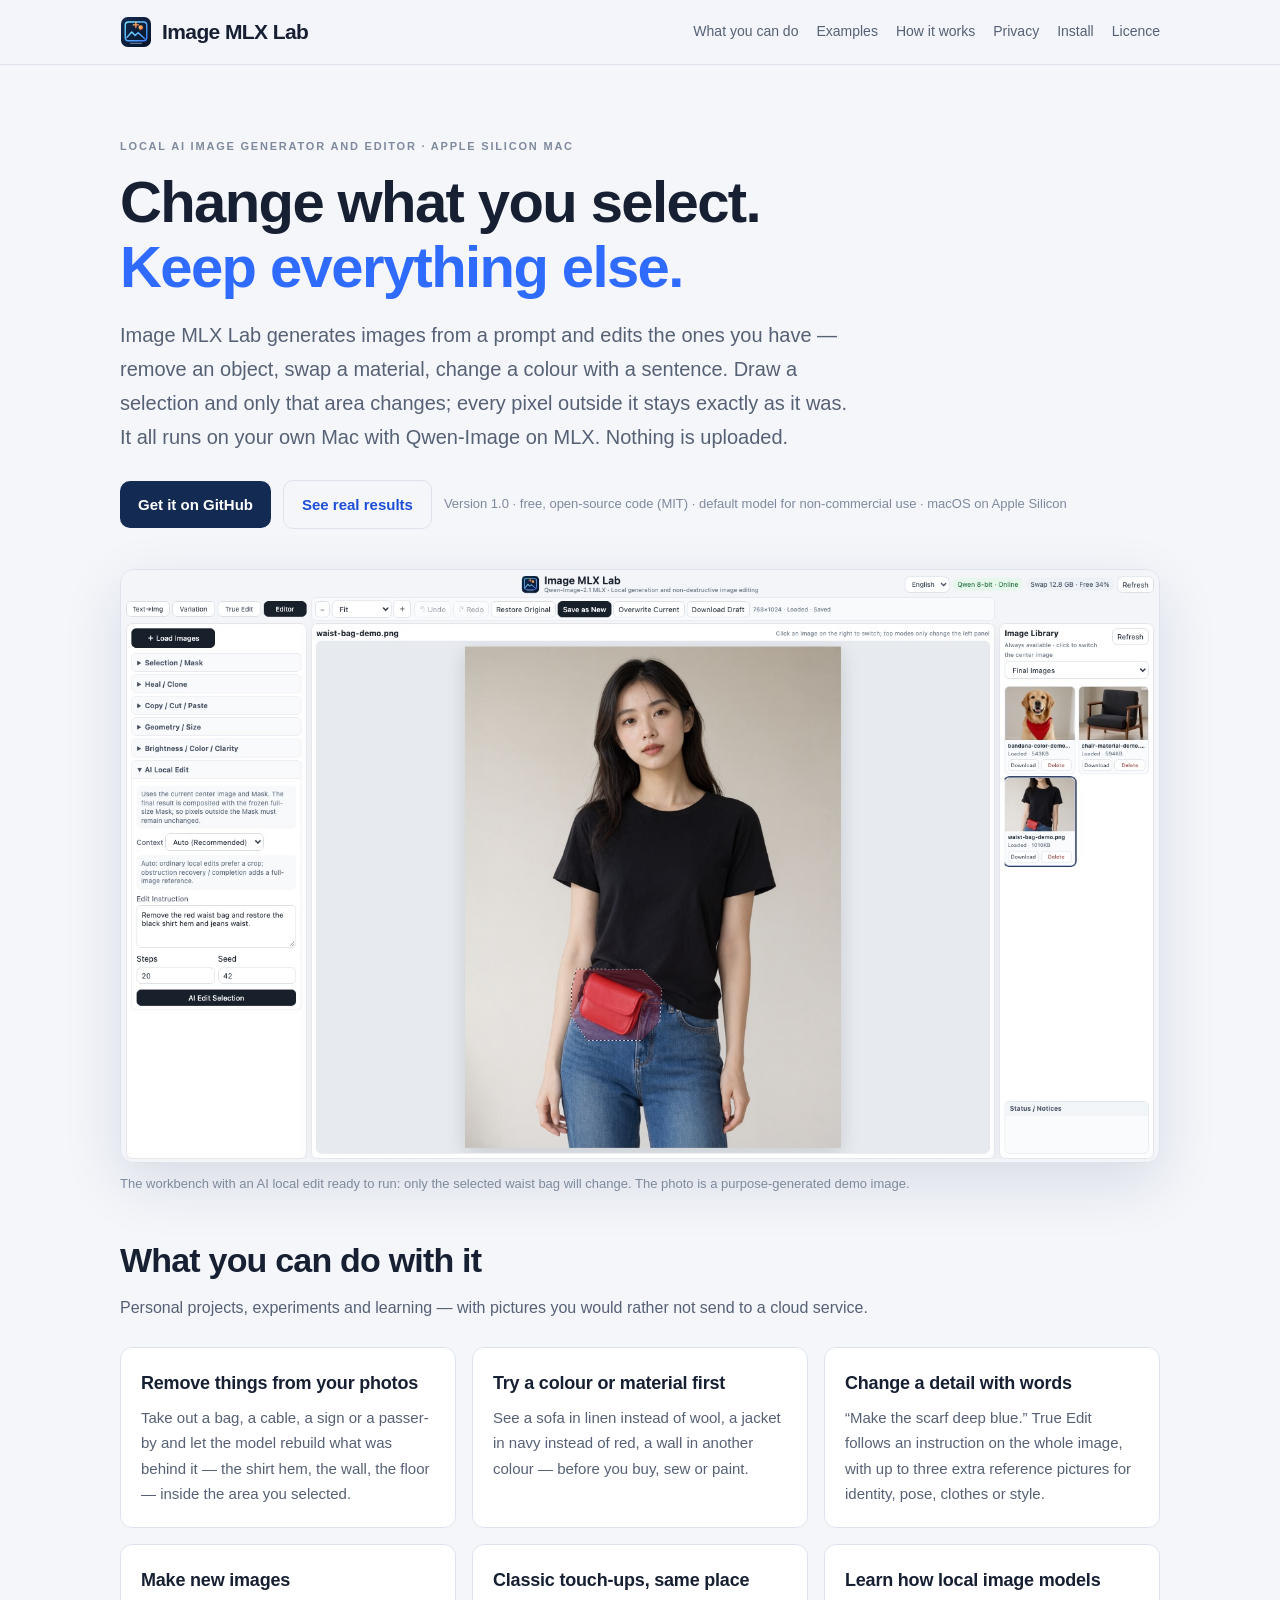
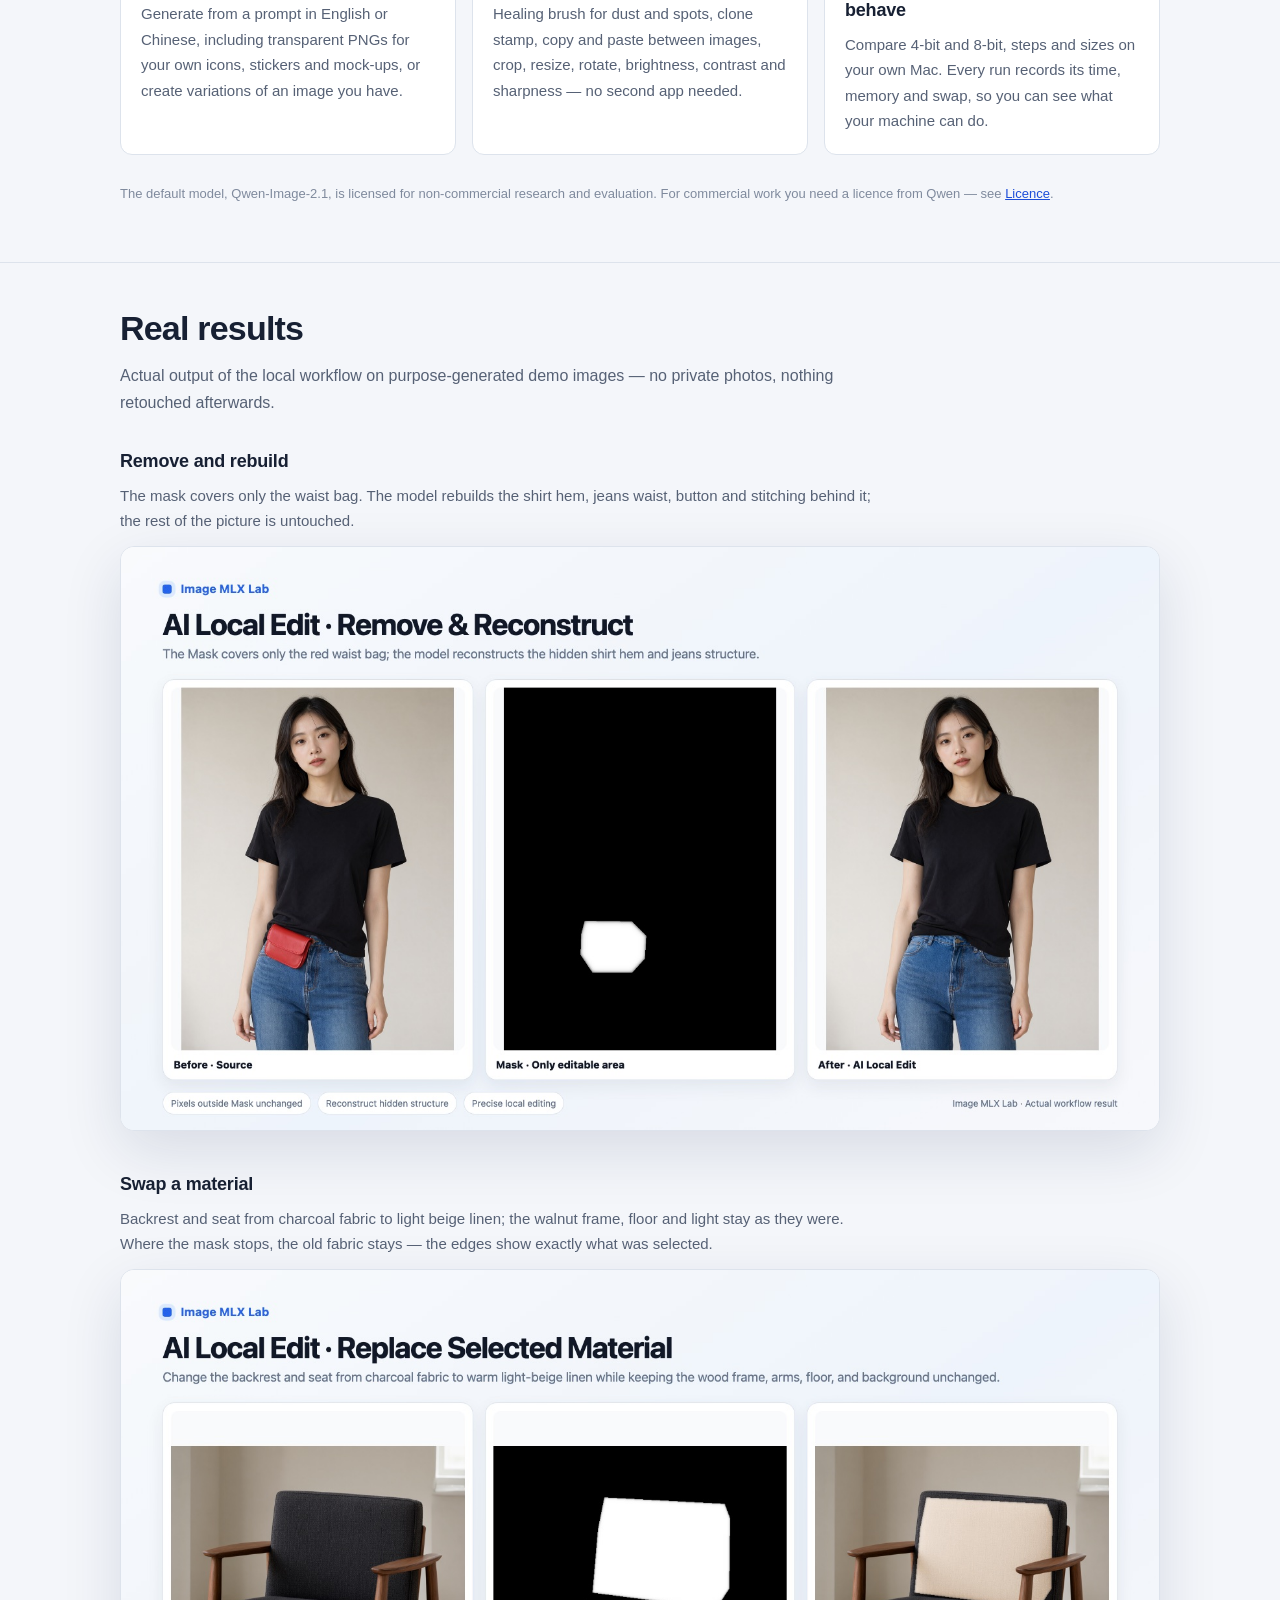
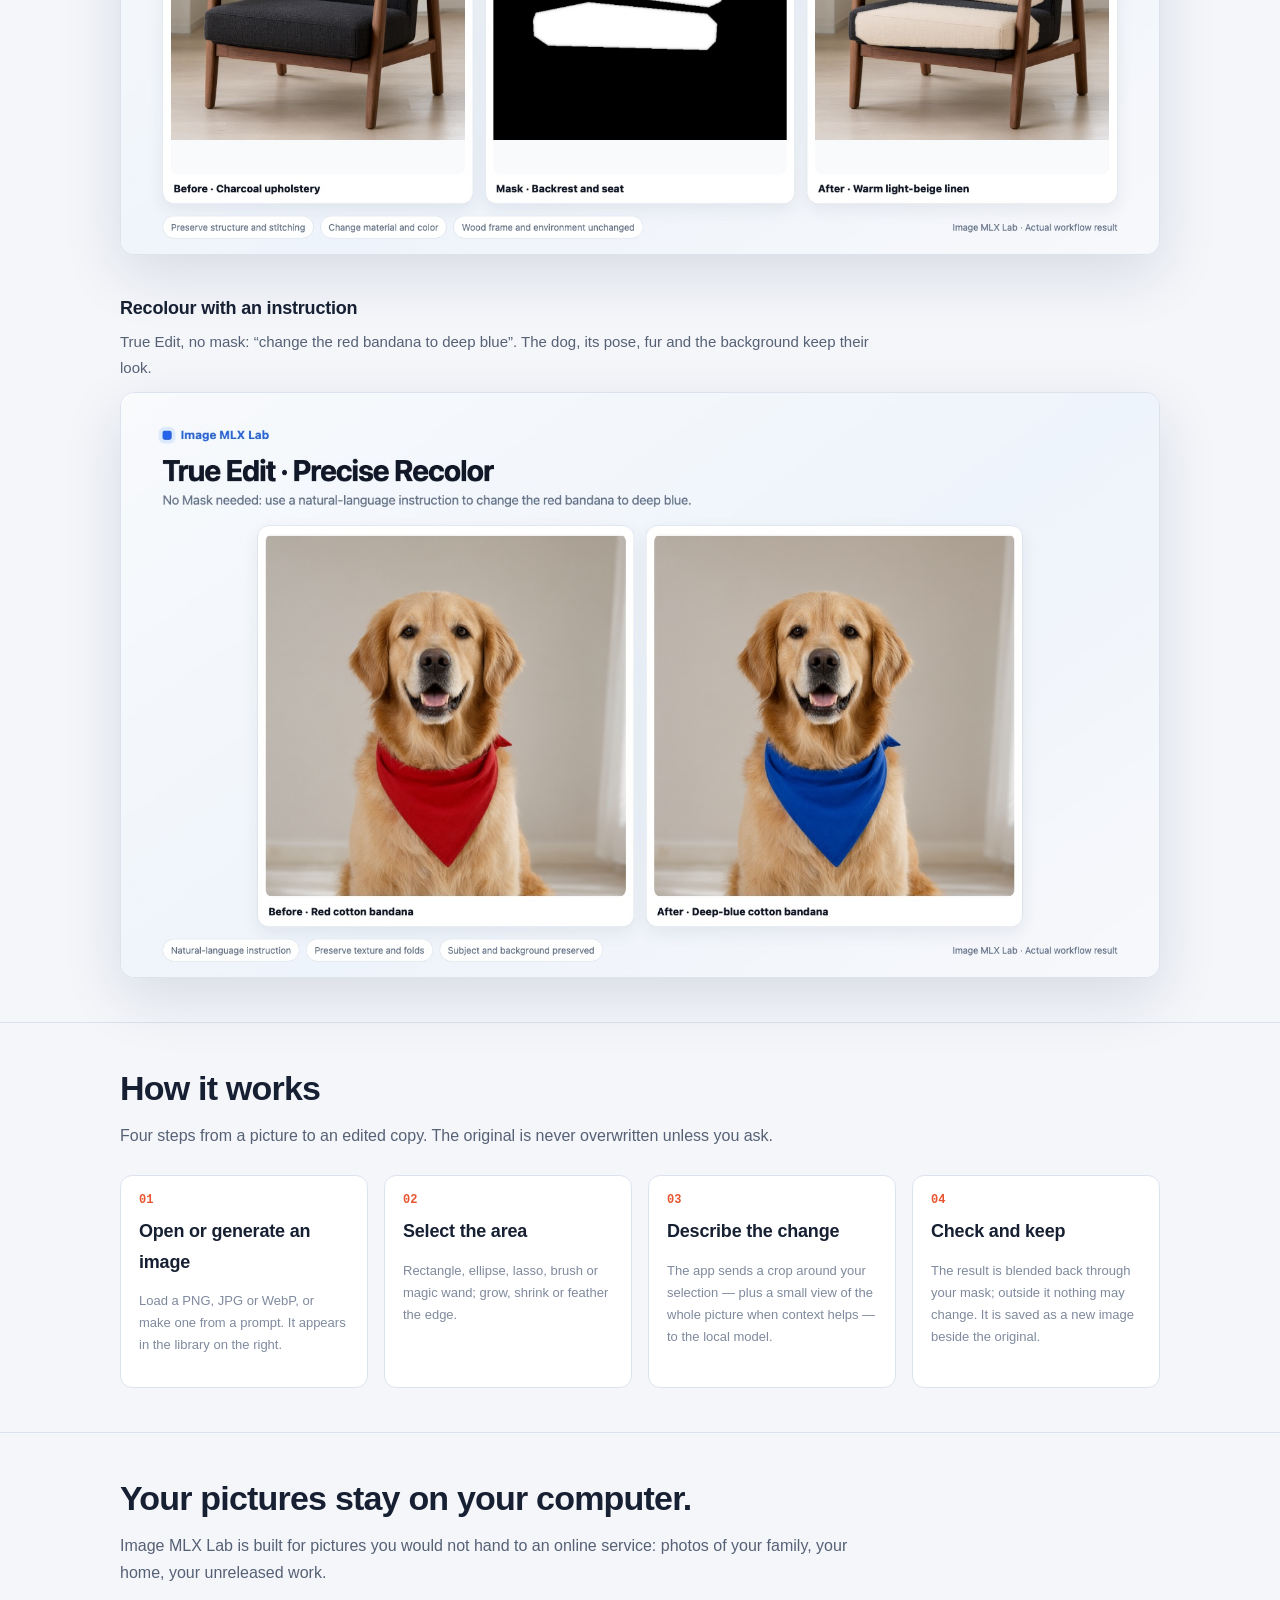
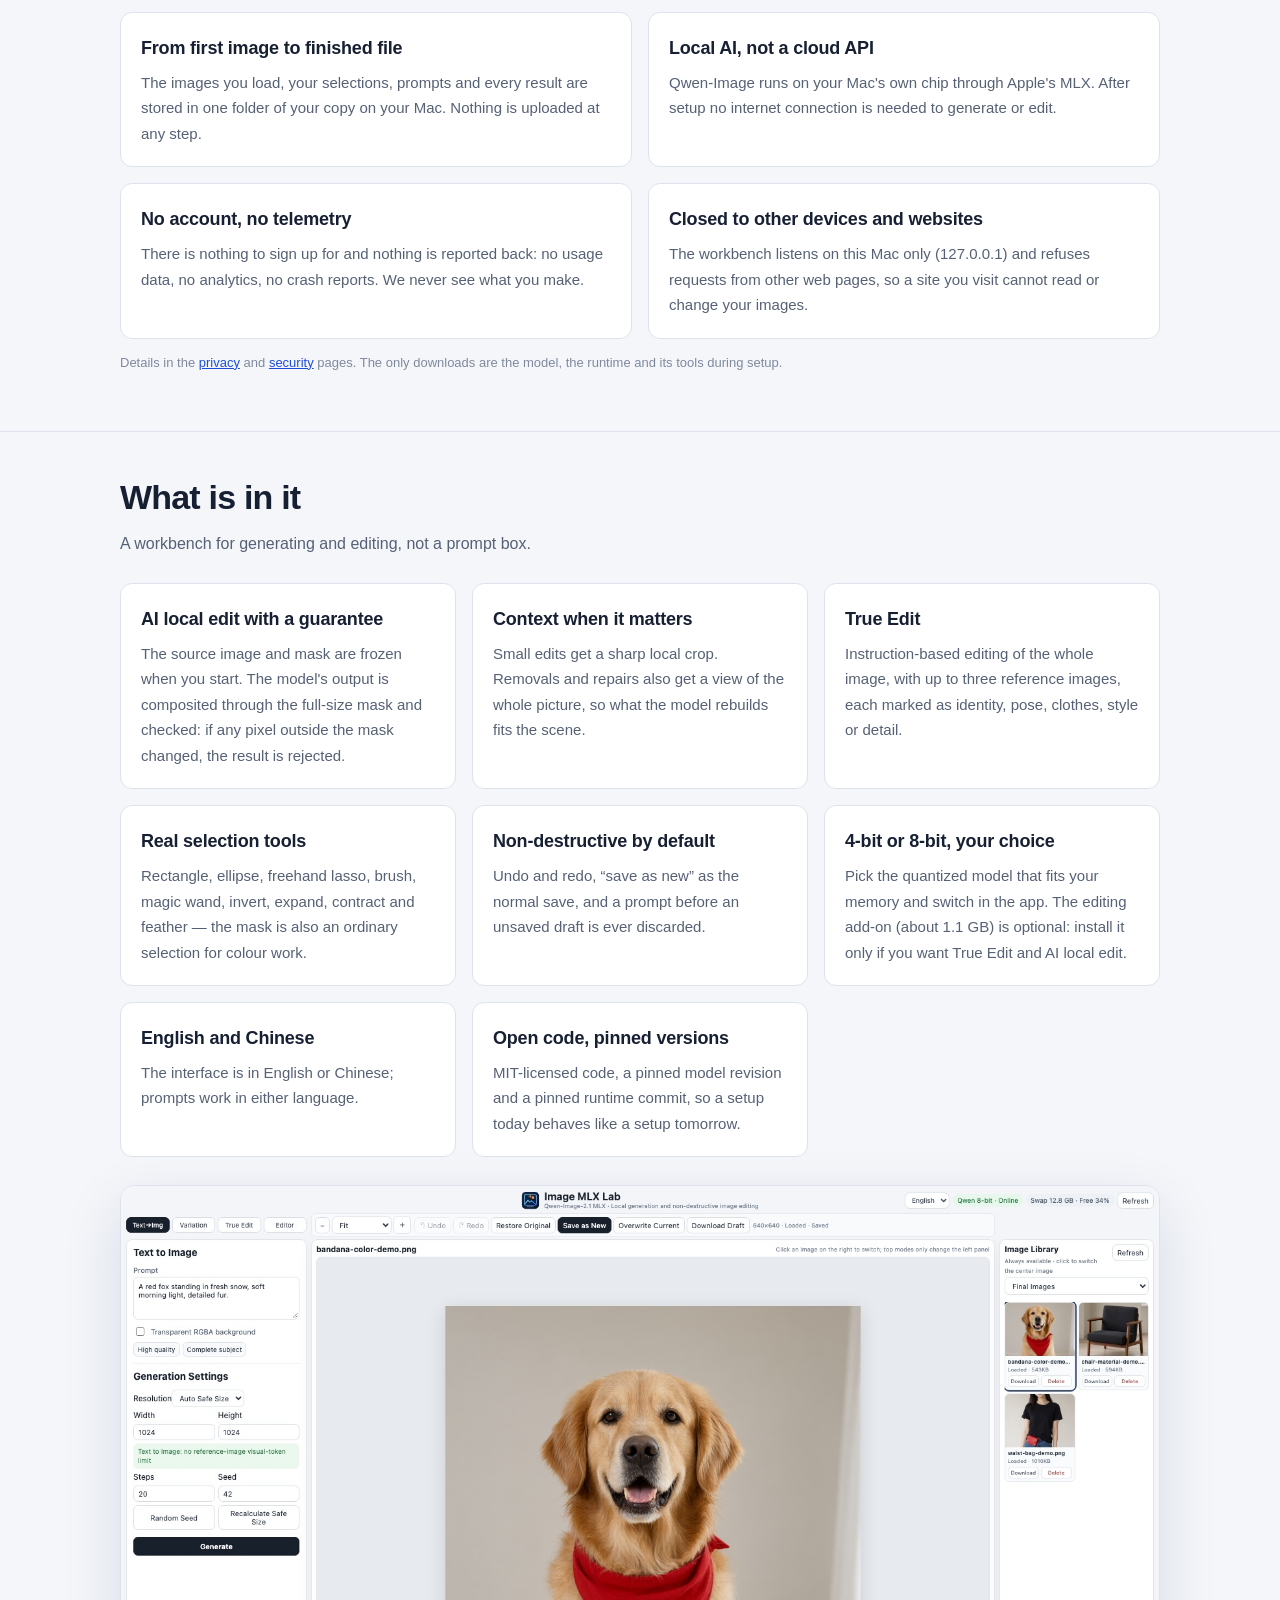
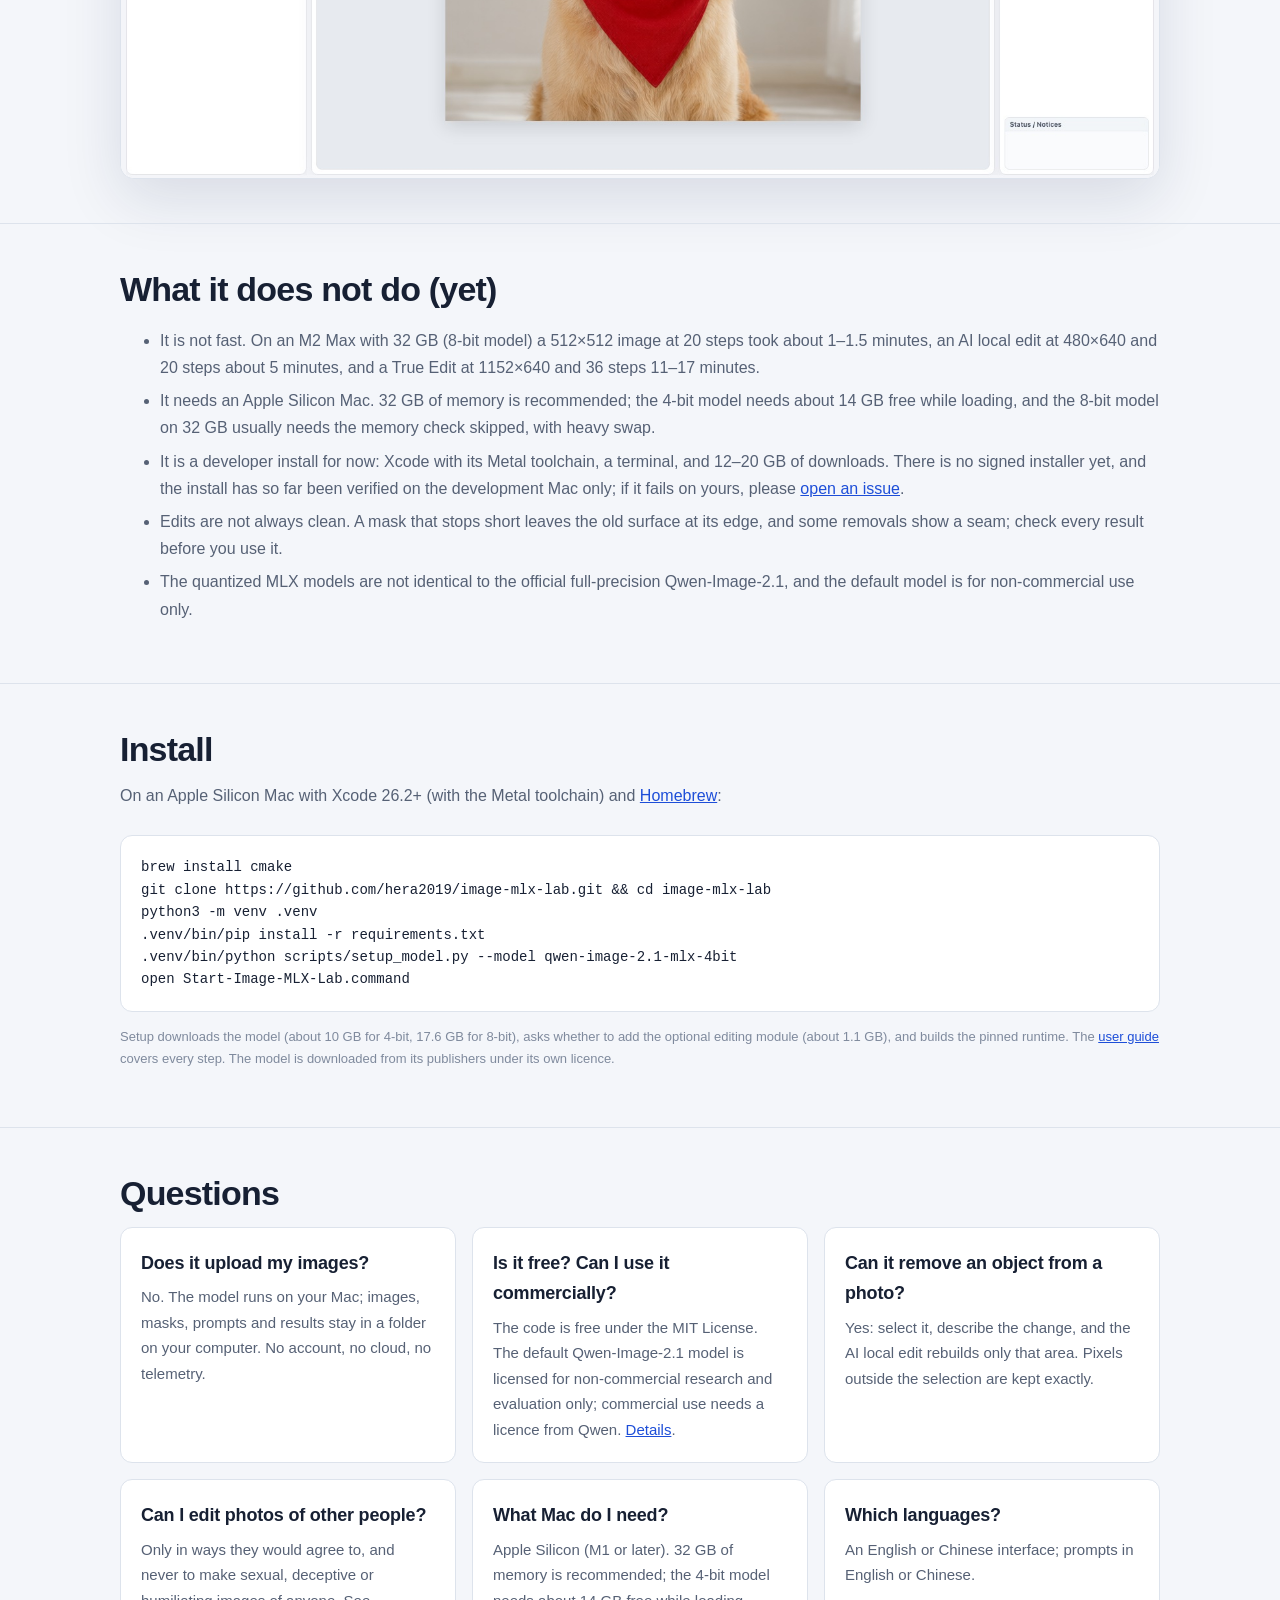
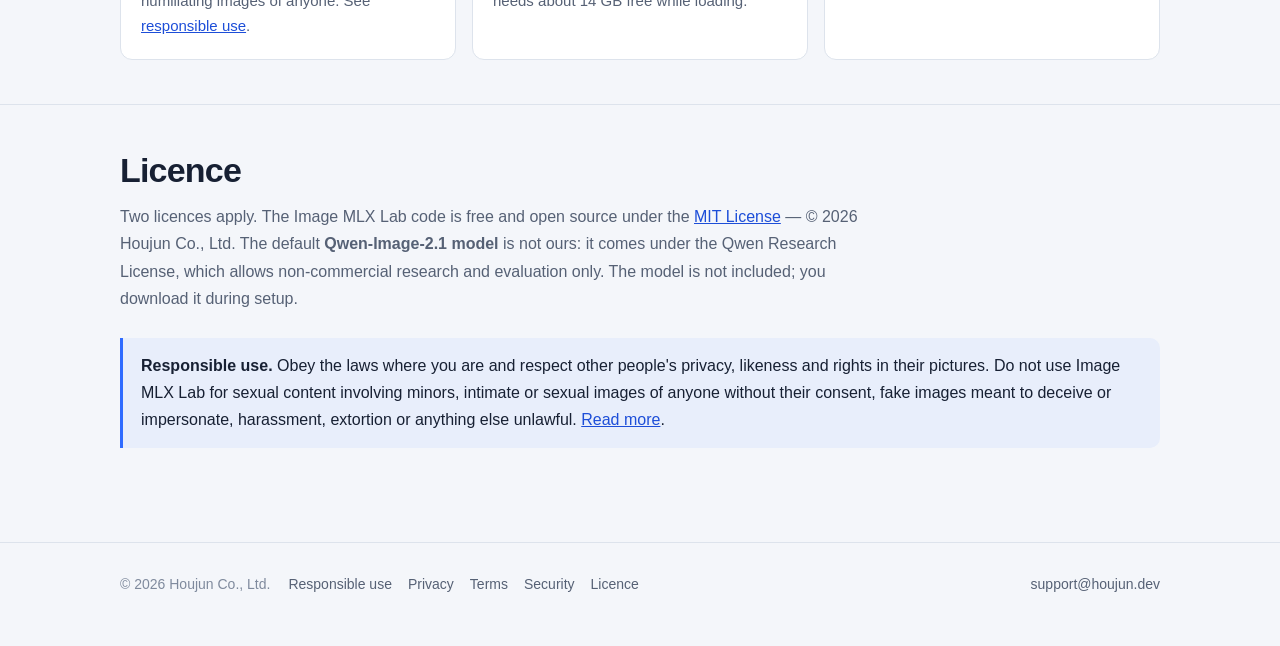
<file: site/index.html>
<!doctype html>
<html lang="en">
<head>
<meta charset="utf-8">
<meta name="viewport" content="width=device-width, initial-scale=1">
<title>Image MLX Lab · Local AI image generator and editor for Mac (Apple Silicon)</title>
<meta name="description" content="Image MLX Lab is a free, open-source local AI image generator and editor for Apple Silicon Macs: text to image, image variations, instruction-based editing and mask-based AI inpainting with Qwen-Image on MLX. Runs on your Mac; your images and prompts never leave your computer.">
<meta name="keywords" content="AI image generator, AI image editor, local AI, offline image generation, text to image, image to image, AI inpainting, mask inpainting, object removal, remove objects from photos, instruction-based image editing, AI photo editing, Qwen-Image, Qwen-Image-2.1, MLX, Apple Silicon, Mac, M1, M2, M3, M4, private, open source, AI 绘图, AI 修图, 本地 AI, 图片编辑">
<link rel="canonical" href="https://houjun.dev/iml/">
<meta property="og:type" content="website">
<meta property="og:site_name" content="Image MLX Lab">
<meta property="og:url" content="https://houjun.dev/iml/">
<meta property="og:title" content="Image MLX Lab · Local AI image generation and editing for Mac">
<meta property="og:description" content="Generate images and edit only the area you select — remove objects, swap materials, change a colour with words. Free, open-source code, running entirely on your Apple Silicon Mac.">
<meta property="og:image" content="https://houjun.dev/iml/media/og-card-v1.jpg">
<meta property="og:image:width" content="1200">
<meta property="og:image:height" content="630">
<meta name="twitter:card" content="summary_large_image">
<meta name="theme-color" content="#132a52">
<link rel="stylesheet" href="style.css">
<link rel="icon" href="favicon.svg" type="image/svg+xml">
<!-- Only facts that are true today: free code (MIT), default model non-commercial, macOS on Apple Silicon. No ratings, no download counts. -->
<script type="application/ld+json">
{"@context":"https://schema.org","@graph":[
 {"@type":"SoftwareApplication","name":"Image MLX Lab","url":"https://houjun.dev/iml/",
  "description":"Local AI image generator and editor for Apple Silicon Macs: text to image, image variations, instruction-based editing and mask-based AI inpainting with Qwen-Image on MLX. Everything stays on your computer.",
  "applicationCategory":"MultimediaApplication","operatingSystem":"macOS on Apple Silicon","softwareVersion":"1.0",
  "offers":{"@type":"Offer","price":"0","priceCurrency":"USD"},"license":"https://opensource.org/license/mit",
  "codeRepository":"https://github.com/hera2019/image-mlx-lab",
  "inLanguage":["en","zh"],
  "featureList":["Text to image, with optional transparent background","Image to image variations","Instruction-based editing (True Edit) with up to three reference images","AI local edit: change only the masked area, pixels outside the mask kept unchanged","Selections: rectangle, ellipse, lasso, brush, magic wand; expand, contract, feather","Clone stamp, healing brush, copy and paste across images, crop, resize, rotate, colour adjustments","Non-destructive: undo and redo, save as a new image","4-bit and 8-bit quantized models, switchable in the app","Runs on your Mac; no upload, no account, no telemetry"],
  "publisher":{"@type":"Organization","name":"Houjun Co., Ltd."}},
 {"@type":"FAQPage","mainEntity":[
  {"@type":"Question","name":"Does Image MLX Lab upload my images?","acceptedAnswer":{"@type":"Answer","text":"No. The model runs on your Mac with MLX. Your images, masks, prompts and results stay in a folder on your computer; there is no account, no cloud service and no telemetry."}},
  {"@type":"Question","name":"Is Image MLX Lab free? Can I use it commercially?","acceptedAnswer":{"@type":"Answer","text":"The Image MLX Lab code is free and open source under the MIT License. The default model, Qwen-Image-2.1, is licensed by Qwen for non-commercial research and evaluation only, so using the app with that model is non-commercial unless you obtain a commercial licence from Qwen."}},
  {"@type":"Question","name":"Can it remove an object from a photo?","acceptedAnswer":{"@type":"Answer","text":"Yes. Select the object with a lasso, brush or magic wand, describe the change, and the AI local edit rebuilds only that area; pixels outside the selection are kept exactly as they were."}},
  {"@type":"Question","name":"What Mac do I need?","acceptedAnswer":{"@type":"Answer","text":"A Mac with Apple Silicon (M1 or later). 32 GB of unified memory is recommended; the 4-bit model needs about 14 GB free while loading."}},
  {"@type":"Question","name":"Which languages does it support?","acceptedAnswer":{"@type":"Answer","text":"The interface is in English or Chinese. Prompts can be written in English or Chinese."}}]}
]}
</script>
</head>
<body>
<a class="skip" href="#main">Skip to content</a>
<header class="top"><div class="wrap">
  <a class="brand" href="./"><img class="mark" src="favicon.svg" width="32" height="32" alt="">Image MLX Lab</a>
  <nav aria-label="Site">
    <a href="#uses">What you can do</a><a href="#examples">Examples</a><a href="#how">How it works</a>
    <a href="#private">Privacy</a><a href="#install">Install</a><a href="license.html">Licence</a>
  </nav>
</div></header>

<main id="main">
<div class="wrap">
  <div class="hero">
    <div class="eyebrow">Local AI image generator and editor · Apple Silicon Mac</div>
    <h1>Change what you select.<br><em>Keep everything else.</em></h1>
    <p class="lead">Image MLX Lab generates images from a prompt and edits the ones you have — remove an
      object, swap a material, change a colour with a sentence. Draw a selection and only that
      area changes; every pixel outside it stays exactly as it was. It all runs on your own Mac
      with Qwen-Image on MLX. Nothing is uploaded.</p>
    <div class="cta">
      <a class="button" href="https://github.com/hera2019/image-mlx-lab">Get it on GitHub</a>
      <a class="button ghost" href="#examples">See real results</a>
      <span class="note">Version 1.0 · free, open-source code (MIT) · default model for non-commercial use · macOS on Apple Silicon</span>
    </div>
  </div>
  <figure class="shot"><img src="media/workbench-ai-local-edit-v1.jpg" width="1600" height="913" alt="The Image MLX Lab workbench: editing tools on the left, a photo with a lasso selection around a red waist bag in the centre, the image library on the right."></figure>
  <figcaption>The workbench with an AI local edit ready to run: only the selected waist bag will change. The photo is a purpose-generated demo image.</figcaption>
</div>

<section id="uses"><div class="wrap">
  <h2>What you can do with it</h2>
  <p class="sub">Personal projects, experiments and learning — with pictures you would rather not send to a cloud service.</p>
  <div class="grid">
    <div class="card"><h3>Remove things from your photos</h3><p>Take out a bag, a cable, a sign or a passer-by and let the model rebuild what was behind it — the shirt hem, the wall, the floor — inside the area you selected.</p></div>
    <div class="card"><h3>Try a colour or material first</h3><p>See a sofa in linen instead of wool, a jacket in navy instead of red, a wall in another colour — before you buy, sew or paint.</p></div>
    <div class="card"><h3>Change a detail with words</h3><p>“Make the scarf deep blue.” True Edit follows an instruction on the whole image, with up to three extra reference pictures for identity, pose, clothes or style.</p></div>
    <div class="card"><h3>Make new images</h3><p>Generate from a prompt in English or Chinese, including transparent PNGs for your own icons, stickers and mock-ups, or create variations of an image you have.</p></div>
    <div class="card"><h3>Classic touch-ups, same place</h3><p>Healing brush for dust and spots, clone stamp, copy and paste between images, crop, resize, rotate, brightness, contrast and sharpness — no second app needed.</p></div>
    <div class="card"><h3>Learn how local image models behave</h3><p>Compare 4-bit and 8-bit, steps and sizes on your own Mac. Every run records its time, memory and swap, so you can see what your machine can do.</p></div>
  </div>
  <p class="note spaced">The default model, Qwen-Image-2.1, is licensed for non-commercial research and evaluation. For commercial work you need a licence from Qwen — see <a href="license.html">Licence</a>.</p>
</div></section>

<section id="examples"><div class="wrap">
  <h2>Real results</h2>
  <p class="sub">Actual output of the local workflow on purpose-generated demo images — no private photos, nothing retouched afterwards.</p>
  <div class="demos">
    <figure><h3>Remove and rebuild</h3>
      <p>The mask covers only the waist bag. The model rebuilds the shirt hem, jeans waist, button and stitching behind it; the rest of the picture is untouched.</p>
      <div class="shot"><img src="media/demo-remove-v1.jpg" width="1600" height="900" loading="lazy" alt="Before, mask and after: a woman in a black T-shirt with a red waist bag; the mask covers the bag; after the edit the bag is gone and the shirt and jeans are rebuilt."></div></figure>
    <figure><h3>Swap a material</h3>
      <p>Backrest and seat from charcoal fabric to light beige linen; the walnut frame, floor and light stay as they were. Where the mask stops, the old fabric stays — the edges show exactly what was selected.</p>
      <div class="shot"><img src="media/demo-material-v1.jpg" width="1600" height="900" loading="lazy" alt="Before, mask and after: an armchair with charcoal cushions; the mask covers backrest and seat; after the edit they are light beige linen."></div></figure>
    <figure><h3>Recolour with an instruction</h3>
      <p>True Edit, no mask: “change the red bandana to deep blue”. The dog, its pose, fur and the background keep their look.</p>
      <div class="shot"><img src="media/demo-recolor-v1.jpg" width="1600" height="900" loading="lazy" alt="Before and after: a golden retriever wearing a red bandana, then the same dog with a deep blue bandana."></div></figure>
  </div>
</div></section>

<section id="how"><div class="wrap">
  <h2>How it works</h2>
  <p class="sub">Four steps from a picture to an edited copy. The original is never overwritten unless you ask.</p>
  <ol class="steps">
    <li><h3>Open or generate an image</h3><p class="note">Load a PNG, JPG or WebP, or make one from a prompt. It appears in the library on the right.</p></li>
    <li><h3>Select the area</h3><p class="note">Rectangle, ellipse, lasso, brush or magic wand; grow, shrink or feather the edge.</p></li>
    <li><h3>Describe the change</h3><p class="note">The app sends a crop around your selection — plus a small view of the whole picture when context helps — to the local model.</p></li>
    <li><h3>Check and keep</h3><p class="note">The result is blended back through your mask; outside it nothing may change. It is saved as a new image beside the original.</p></li>
  </ol>
</div></section>

<section id="private"><div class="wrap">
  <h2>Your pictures stay on your computer.</h2>
  <p class="sub">Image MLX Lab is built for pictures you would not hand to an online service: photos of your family, your home, your unreleased work.</p>
  <div class="grid two">
    <div class="card"><h3>From first image to finished file</h3><p>The images you load, your selections, prompts and every result are stored in one folder of your copy on your Mac. Nothing is uploaded at any step.</p></div>
    <div class="card"><h3>Local AI, not a cloud API</h3><p>Qwen-Image runs on your Mac's own chip through Apple's MLX. After setup no internet connection is needed to generate or edit.</p></div>
    <div class="card"><h3>No account, no telemetry</h3><p>There is nothing to sign up for and nothing is reported back: no usage data, no analytics, no crash reports. We never see what you make.</p></div>
    <div class="card"><h3>Closed to other devices and websites</h3><p>The workbench listens on this Mac only (127.0.0.1) and refuses requests from other web pages, so a site you visit cannot read or change your images.</p></div>
  </div>
  <p class="note">Details in the <a href="privacy.html">privacy</a> and <a href="security.html">security</a> pages. The only downloads are the model, the runtime and its tools during setup.</p>
</div></section>

<section id="features"><div class="wrap">
  <h2>What is in it</h2>
  <p class="sub">A workbench for generating and editing, not a prompt box.</p>
  <div class="grid">
    <div class="card"><h3>AI local edit with a guarantee</h3><p>The source image and mask are frozen when you start. The model's output is composited through the full-size mask and checked: if any pixel outside the mask changed, the result is rejected.</p></div>
    <div class="card"><h3>Context when it matters</h3><p>Small edits get a sharp local crop. Removals and repairs also get a view of the whole picture, so what the model rebuilds fits the scene.</p></div>
    <div class="card"><h3>True Edit</h3><p>Instruction-based editing of the whole image, with up to three reference images, each marked as identity, pose, clothes, style or detail.</p></div>
    <div class="card"><h3>Real selection tools</h3><p>Rectangle, ellipse, freehand lasso, brush, magic wand, invert, expand, contract and feather — the mask is also an ordinary selection for colour work.</p></div>
    <div class="card"><h3>Non-destructive by default</h3><p>Undo and redo, “save as new” as the normal save, and a prompt before an unsaved draft is ever discarded.</p></div>
    <div class="card"><h3>4-bit or 8-bit, your choice</h3><p>Pick the quantized model that fits your memory and switch in the app. The editing add-on (about 1.1 GB) is optional: install it only if you want True Edit and AI local edit.</p></div>
    <div class="card"><h3>English and Chinese</h3><p>The interface is in English or Chinese; prompts work in either language.</p></div>
    <div class="card"><h3>Open code, pinned versions</h3><p>MIT-licensed code, a pinned model revision and a pinned runtime commit, so a setup today behaves like a setup tomorrow.</p></div>
  </div>
  <figure class="shot spaced"><img src="media/workbench-text-to-image-v1.jpg" width="1600" height="913" loading="lazy" alt="The workbench in English, text to image mode: prompt and generation settings on the left, a golden retriever in the centre, the image library on the right."></figure>
</div></section>

<section id="honest"><div class="wrap">
  <h2>What it does not do (yet)</h2>
  <ul class="limits">
    <li>It is not fast. On an M2 Max with 32 GB (8-bit model) a 512×512 image at 20 steps took about 1–1.5 minutes, an AI local edit at 480×640 and 20 steps about 5 minutes, and a True Edit at 1152×640 and 36 steps 11–17 minutes.</li>
    <li>It needs an Apple Silicon Mac. 32 GB of memory is recommended; the 4-bit model needs about 14 GB free while loading, and the 8-bit model on 32 GB usually needs the memory check skipped, with heavy swap.</li>
    <li>It is a developer install for now: Xcode with its Metal toolchain, a terminal, and 12–20 GB of downloads. There is no signed installer yet, and the install has so far been verified on the development Mac only; if it fails on yours, please <a href="https://github.com/hera2019/image-mlx-lab/issues">open an issue</a>.</li>
    <li>Edits are not always clean. A mask that stops short leaves the old surface at its edge, and some removals show a seam; check every result before you use it.</li>
    <li>The quantized MLX models are not identical to the official full-precision Qwen-Image-2.1, and the default model is for non-commercial use only.</li>
  </ul>
</div></section>

<section id="install"><div class="wrap">
  <h2>Install</h2>
  <p class="sub">On an Apple Silicon Mac with Xcode 26.2+ (with the Metal toolchain) and <a href="https://brew.sh">Homebrew</a>:</p>
  <pre class="card code">brew install cmake
git clone https://github.com/hera2019/image-mlx-lab.git &amp;&amp; cd image-mlx-lab
python3 -m venv .venv
.venv/bin/pip install -r requirements.txt
.venv/bin/python scripts/setup_model.py --model qwen-image-2.1-mlx-4bit
open Start-Image-MLX-Lab.command</pre>
  <p class="note">Setup downloads the model (about 10 GB for 4-bit, 17.6 GB for 8-bit), asks whether to add the optional editing module (about 1.1 GB), and builds the pinned runtime. The <a href="https://github.com/hera2019/image-mlx-lab/blob/main/docs/USER_GUIDE_EN.md">user guide</a> covers every step. The model is downloaded from its publishers under its own licence.</p>
</div></section>

<section id="faq"><div class="wrap">
  <h2>Questions</h2>
  <div class="grid">
    <div class="card"><h3>Does it upload my images?</h3><p>No. The model runs on your Mac; images, masks, prompts and results stay in a folder on your computer. No account, no cloud, no telemetry.</p></div>
    <div class="card"><h3>Is it free? Can I use it commercially?</h3><p>The code is free under the MIT License. The default Qwen-Image-2.1 model is licensed for non-commercial research and evaluation only; commercial use needs a licence from Qwen. <a href="license.html">Details</a>.</p></div>
    <div class="card"><h3>Can it remove an object from a photo?</h3><p>Yes: select it, describe the change, and the AI local edit rebuilds only that area. Pixels outside the selection are kept exactly.</p></div>
    <div class="card"><h3>Can I edit photos of other people?</h3><p>Only in ways they would agree to, and never to make sexual, deceptive or humiliating images of anyone. See <a href="responsible-use.html">responsible use</a>.</p></div>
    <div class="card"><h3>What Mac do I need?</h3><p>Apple Silicon (M1 or later). 32 GB of memory is recommended; the 4-bit model needs about 14 GB free while loading.</p></div>
    <div class="card"><h3>Which languages?</h3><p>An English or Chinese interface; prompts in English or Chinese.</p></div>
  </div>
</div></section>

<section id="licence"><div class="wrap">
  <h2>Licence</h2>
  <p class="sub">Two licences apply. The Image MLX Lab code is free and open source under the <a href="license.html">MIT License</a> — © 2026 Houjun Co., Ltd. The default <strong>Qwen-Image-2.1 model</strong> is not ours: it comes under the Qwen Research License, which allows non-commercial research and evaluation only. The model is not included; you download it during setup.</p>
  <div class="callout"><strong>Responsible use.</strong> Obey the laws where you are and respect other people's privacy, likeness and rights in their pictures. Do not use Image MLX Lab for sexual content involving minors, intimate or sexual images of anyone without their consent, fake images meant to deceive or impersonate, harassment, extortion or anything else unlawful. <a href="responsible-use.html">Read more</a>.</div>
</div></section>
</main>

<footer><div class="wrap">
  <span>© 2026 Houjun Co., Ltd.</span>
  <nav aria-label="Legal">
    <a href="responsible-use.html">Responsible use</a><a href="privacy.html">Privacy</a>
    <a href="terms.html">Terms</a><a href="security.html">Security</a><a href="license.html">Licence</a>
  </nav>
  <span class="legal"><a href="mailto:support@houjun.dev">support@houjun.dev</a></span>
</div></footer>
</body>
</html>
</file>
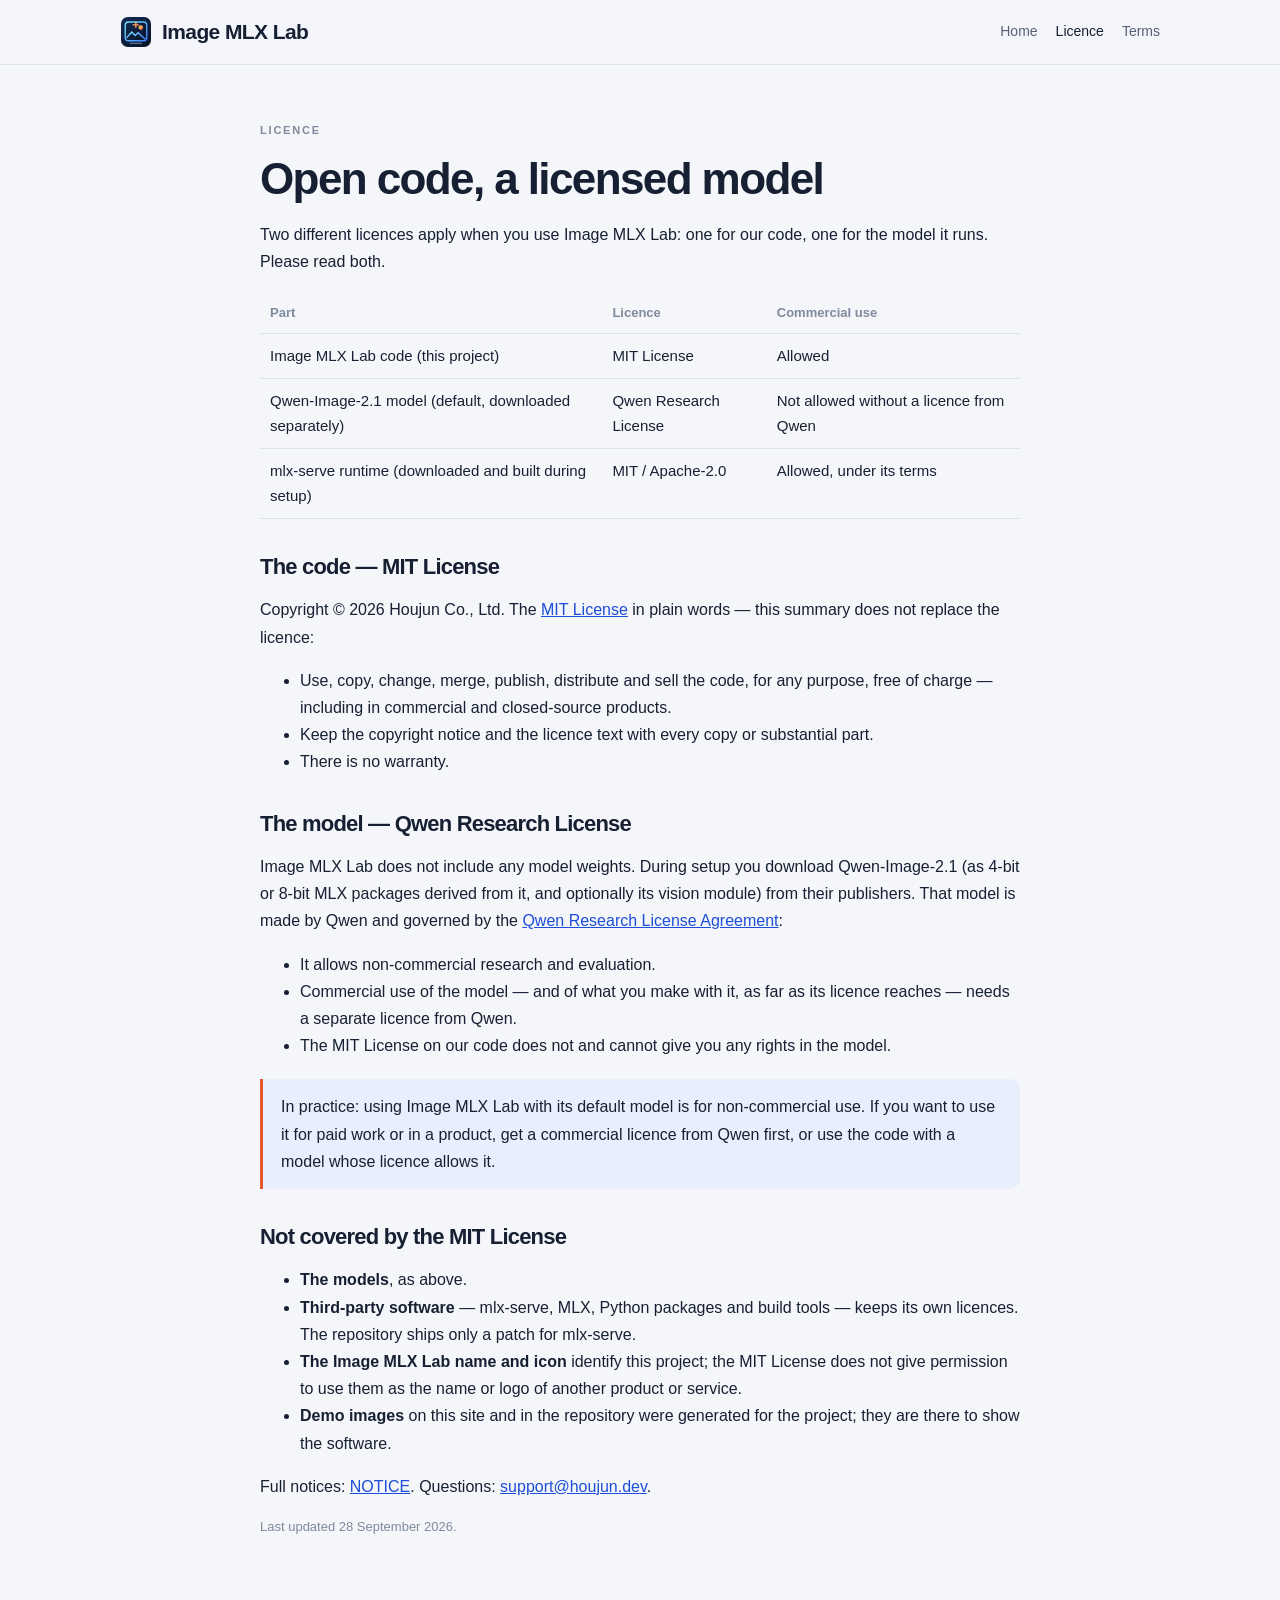
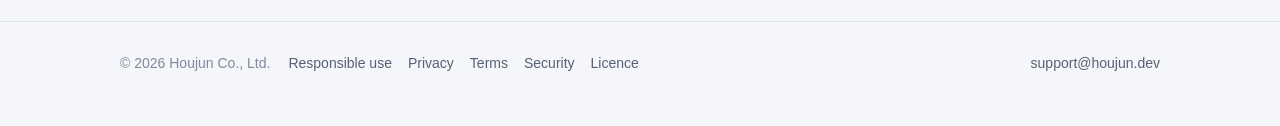
<file: site/license.html>
<!doctype html>
<html lang="en">
<head>
<meta charset="utf-8">
<meta name="viewport" content="width=device-width, initial-scale=1">
<title>Licence · Image MLX Lab</title>
<meta name="description" content="The Image MLX Lab code is open source under the MIT License. The default Qwen-Image-2.1 model has its own licence, for non-commercial research and evaluation only.">
<link rel="canonical" href="https://houjun.dev/iml/license.html">
<meta name="theme-color" content="#132a52">
<link rel="stylesheet" href="style.css">
<link rel="icon" href="favicon.svg" type="image/svg+xml">
</head>
<body>
<a class="skip" href="#main">Skip to content</a>
<header class="top"><div class="wrap">
  <a class="brand" href="./"><img class="mark" src="favicon.svg" width="32" height="32" alt="">Image MLX Lab</a>
  <nav aria-label="Site"><a href="./">Home</a><a href="license.html" aria-current="page">Licence</a><a href="terms.html">Terms</a></nav>
</div></header>
<main id="main" class="wrap doc">
  <div class="eyebrow">Licence</div>
  <h1>Open code, a licensed model</h1>
  <p>Two different licences apply when you use Image MLX Lab: one for our code, one for the model it
    runs. Please read both.</p>

  <div class="table-wrap"><table>
    <thead><tr><th>Part</th><th>Licence</th><th>Commercial use</th></tr></thead>
    <tbody>
      <tr><td>Image MLX Lab code (this project)</td><td>MIT License</td><td>Allowed</td></tr>
      <tr><td>Qwen-Image-2.1 model (default, downloaded separately)</td><td>Qwen Research License</td><td>Not allowed without a licence from Qwen</td></tr>
      <tr><td>mlx-serve runtime (downloaded and built during setup)</td><td>MIT / Apache-2.0</td><td>Allowed, under its terms</td></tr>
    </tbody>
  </table></div>

  <h2>The code — MIT License</h2>
  <p>Copyright © 2026 Houjun Co., Ltd. The <a href="https://github.com/hera2019/image-mlx-lab/blob/main/LICENSE">MIT License</a>
    in plain words — this summary does not replace the licence:</p>
  <ul>
    <li>Use, copy, change, merge, publish, distribute and sell the code, for any purpose, free of
      charge — including in commercial and closed-source products.</li>
    <li>Keep the copyright notice and the licence text with every copy or substantial part.</li>
    <li>There is no warranty.</li>
  </ul>

  <h2 id="model">The model — Qwen Research License</h2>
  <p>Image MLX Lab does not include any model weights. During setup you download Qwen-Image-2.1 (as
    4-bit or 8-bit MLX packages derived from it, and optionally its vision module) from their
    publishers. That model is made by Qwen and governed by the
    <a href="https://github.com/QwenLM/Qwen-Image-2.1/blob/main/LICENSE">Qwen Research License Agreement</a>:</p>
  <ul>
    <li>It allows non-commercial research and evaluation.</li>
    <li>Commercial use of the model — and of what you make with it, as far as its licence reaches —
      needs a separate licence from Qwen.</li>
    <li>The MIT License on our code does not and cannot give you any rights in the model.</li>
  </ul>
  <p class="callout warn">In practice: using Image MLX Lab with its default model is for non-commercial
    use. If you want to use it for paid work or in a product, get a commercial licence from Qwen
    first, or use the code with a model whose licence allows it.</p>

  <h2>Not covered by the MIT License</h2>
  <ul>
    <li><strong>The models</strong>, as above.</li>
    <li><strong>Third-party software</strong> — mlx-serve, MLX, Python packages and build tools —
      keeps its own licences. The repository ships only a patch for mlx-serve.</li>
    <li><strong>The Image MLX Lab name and icon</strong> identify this project; the MIT License
      does not give permission to use them as the name or logo of another product or service.</li>
    <li><strong>Demo images</strong> on this site and in the repository were generated for the
      project; they are there to show the software.</li>
  </ul>
  <p>Full notices: <a href="https://github.com/hera2019/image-mlx-lab/blob/main/NOTICE">NOTICE</a>.
    Questions: <a href="mailto:support@houjun.dev?subject=Image%20MLX%20Lab%20licence">support@houjun.dev</a>.</p>
  <p class="updated">Last updated 28 September 2026.</p>
</main>
<footer><div class="wrap">
  <span>© 2026 Houjun Co., Ltd.</span>
  <nav aria-label="Legal"><a href="responsible-use.html">Responsible use</a><a href="privacy.html">Privacy</a><a href="terms.html">Terms</a><a href="security.html">Security</a><a href="license.html">Licence</a></nav>
  <span class="legal"><a href="mailto:support@houjun.dev">support@houjun.dev</a></span>
</div></footer>
</body>
</html>
</file>
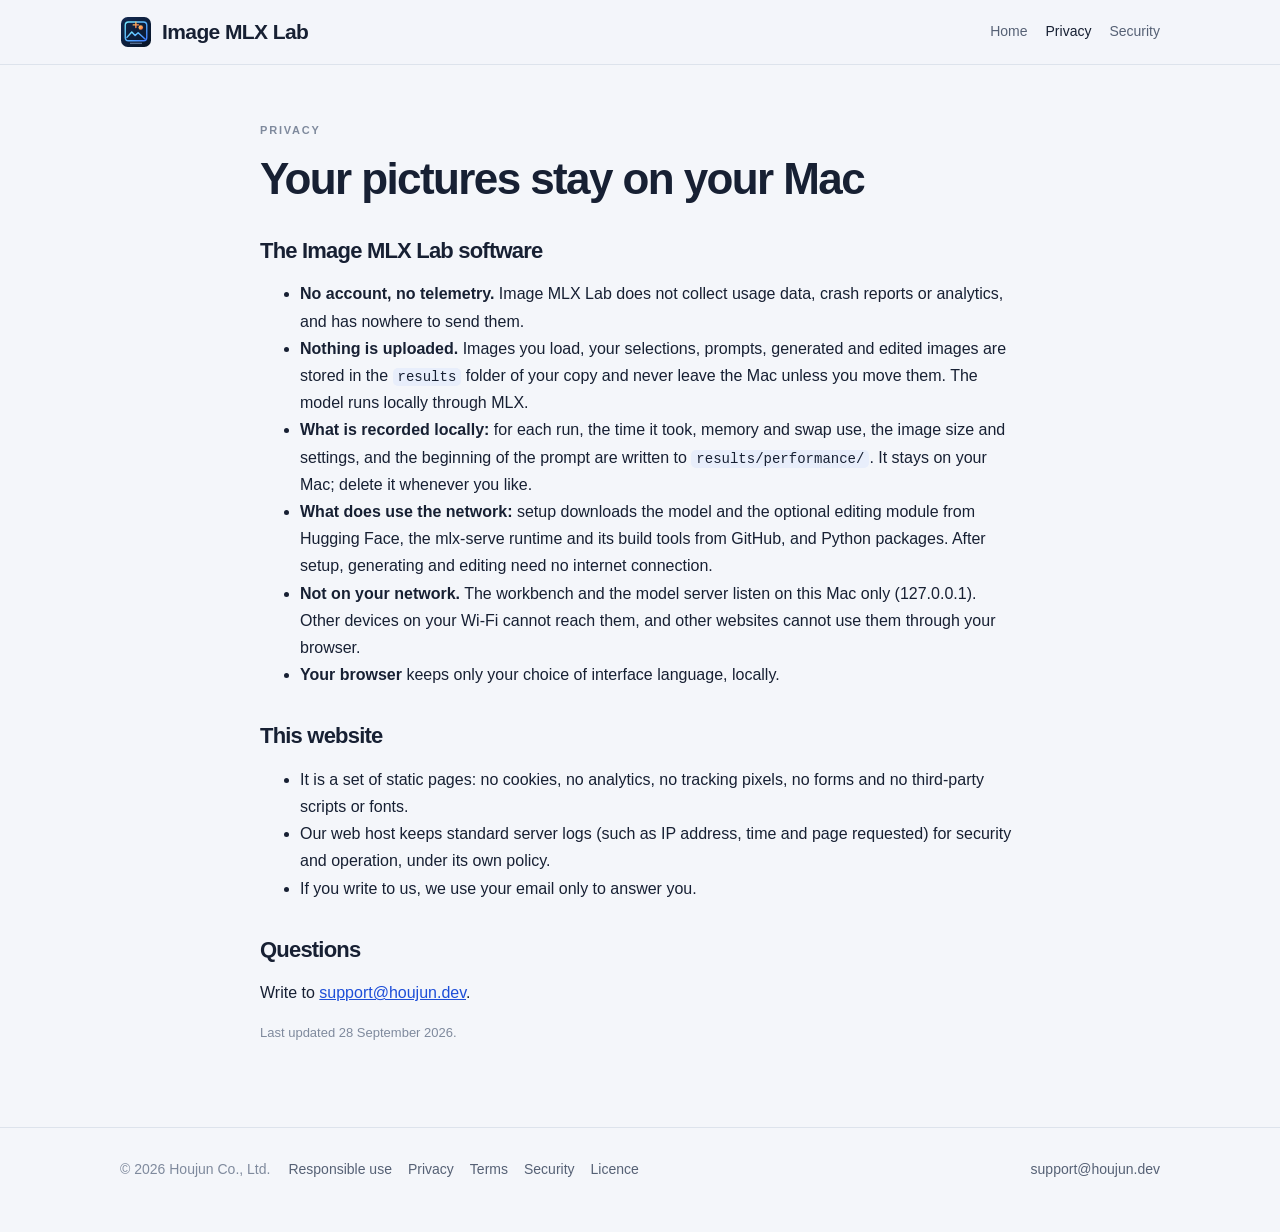
<file: site/privacy.html>
<!doctype html>
<html lang="en">
<head>
<meta charset="utf-8">
<meta name="viewport" content="width=device-width, initial-scale=1">
<title>Privacy · Image MLX Lab</title>
<meta name="description" content="Image MLX Lab runs on your Mac: no account, no telemetry, nothing uploaded. This site sets no cookies and runs no analytics.">
<link rel="canonical" href="https://houjun.dev/iml/privacy.html">
<meta name="theme-color" content="#132a52">
<link rel="stylesheet" href="style.css">
<link rel="icon" href="favicon.svg" type="image/svg+xml">
</head>
<body>
<a class="skip" href="#main">Skip to content</a>
<header class="top"><div class="wrap">
  <a class="brand" href="./"><img class="mark" src="favicon.svg" width="32" height="32" alt="">Image MLX Lab</a>
  <nav aria-label="Site"><a href="./">Home</a><a href="privacy.html" aria-current="page">Privacy</a><a href="security.html">Security</a></nav>
</div></header>
<main id="main" class="wrap doc">
  <div class="eyebrow">Privacy</div>
  <h1>Your pictures stay on your Mac</h1>

  <h2>The Image MLX Lab software</h2>
  <ul>
    <li><strong>No account, no telemetry.</strong> Image MLX Lab does not collect usage data, crash
      reports or analytics, and has nowhere to send them.</li>
    <li><strong>Nothing is uploaded.</strong> Images you load, your selections, prompts, generated and
      edited images are stored in the <code>results</code> folder of your copy and never leave the Mac
      unless you move them. The model runs locally through MLX.</li>
    <li><strong>What is recorded locally:</strong> for each run, the time it took, memory and swap use,
      the image size and settings, and the beginning of the prompt are written to
      <code>results/performance/</code>. It stays on your Mac; delete it whenever you like.</li>
    <li><strong>What does use the network:</strong> setup downloads the model and the optional editing
      module from Hugging Face, the mlx-serve runtime and its build tools from GitHub, and Python
      packages. After setup, generating and editing need no internet connection.</li>
    <li><strong>Not on your network.</strong> The workbench and the model server listen on this Mac
      only (127.0.0.1). Other devices on your Wi-Fi cannot reach them, and other websites cannot
      use them through your browser.</li>
    <li><strong>Your browser</strong> keeps only your choice of interface language, locally.</li>
  </ul>

  <h2>This website</h2>
  <ul>
    <li>It is a set of static pages: no cookies, no analytics, no tracking pixels, no forms and no
      third-party scripts or fonts.</li>
    <li>Our web host keeps standard server logs (such as IP address, time and page requested) for
      security and operation, under its own policy.</li>
    <li>If you write to us, we use your email only to answer you.</li>
  </ul>

  <h2>Questions</h2>
  <p>Write to <a href="mailto:support@houjun.dev?subject=Image%20MLX%20Lab%20privacy">support@houjun.dev</a>.</p>
  <p class="updated">Last updated 28 September 2026.</p>
</main>
<footer><div class="wrap">
  <span>© 2026 Houjun Co., Ltd.</span>
  <nav aria-label="Legal"><a href="responsible-use.html">Responsible use</a><a href="privacy.html">Privacy</a><a href="terms.html">Terms</a><a href="security.html">Security</a><a href="license.html">Licence</a></nav>
  <span class="legal"><a href="mailto:support@houjun.dev">support@houjun.dev</a></span>
</div></footer>
</body>
</html>
</file>
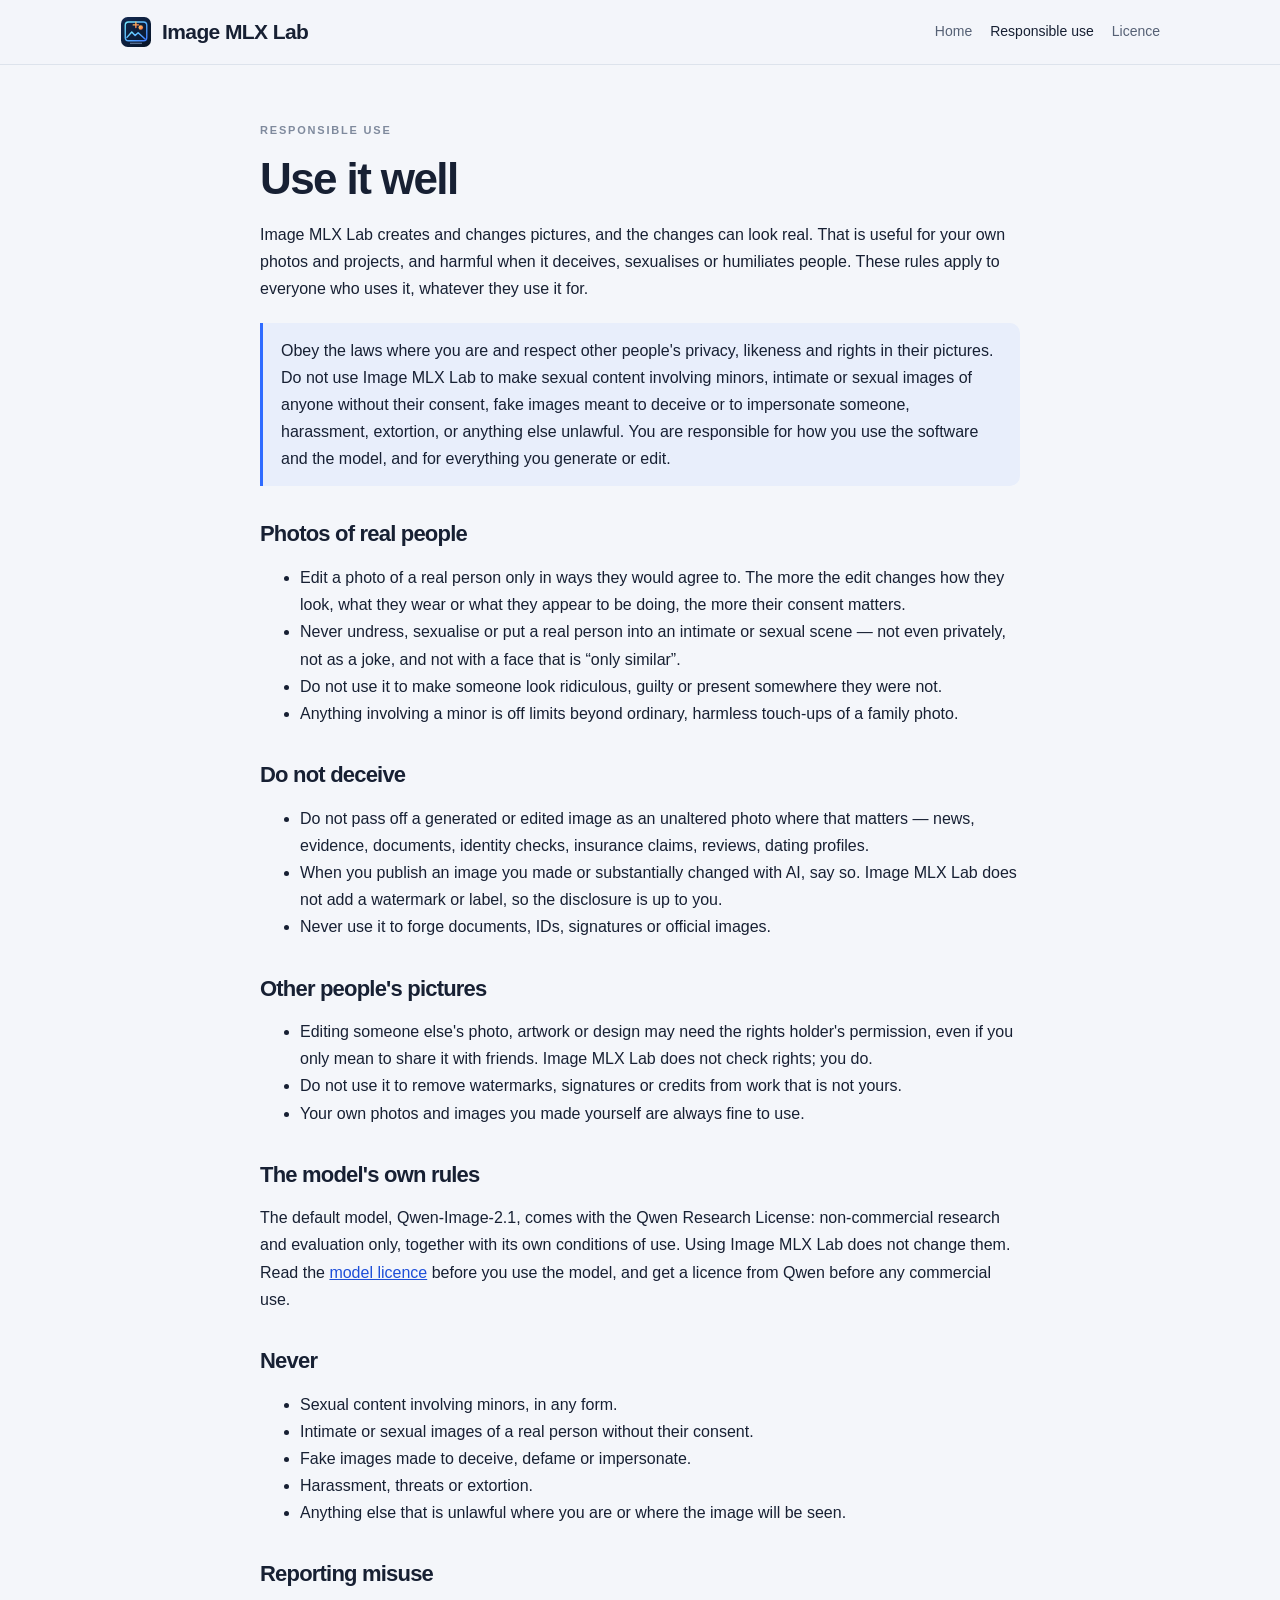
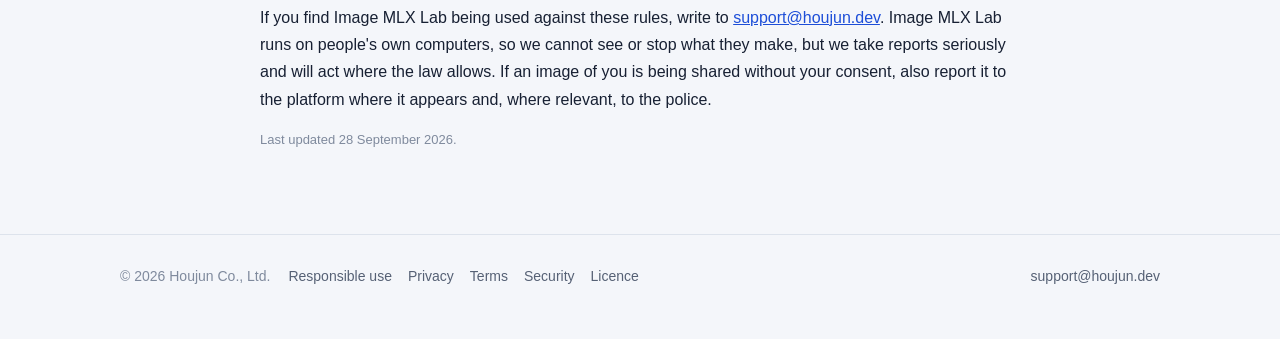
<file: site/responsible-use.html>
<!doctype html>
<html lang="en">
<head>
<meta charset="utf-8">
<meta name="viewport" content="width=device-width, initial-scale=1">
<title>Responsible use · Image MLX Lab</title>
<meta name="description" content="How Image MLX Lab may and may not be used: consent, photos of real people, deceptive images, the model licence and your responsibility for what you make.">
<link rel="canonical" href="https://houjun.dev/iml/responsible-use.html">
<meta name="theme-color" content="#132a52">
<link rel="stylesheet" href="style.css">
<link rel="icon" href="favicon.svg" type="image/svg+xml">
</head>
<body>
<a class="skip" href="#main">Skip to content</a>
<header class="top"><div class="wrap">
  <a class="brand" href="./"><img class="mark" src="favicon.svg" width="32" height="32" alt="">Image MLX Lab</a>
  <nav aria-label="Site"><a href="./">Home</a><a href="responsible-use.html" aria-current="page">Responsible use</a><a href="license.html">Licence</a></nav>
</div></header>
<main id="main" class="wrap doc">
  <div class="eyebrow">Responsible use</div>
  <h1>Use it well</h1>
  <p>Image MLX Lab creates and changes pictures, and the changes can look real. That is useful
    for your own photos and projects, and harmful when it deceives, sexualises or humiliates
    people. These rules apply to everyone who uses it, whatever they use it for.</p>

  <div class="callout">Obey the laws where you are and respect other people's privacy, likeness and
    rights in their pictures. Do not use Image MLX Lab to make sexual content involving minors,
    intimate or sexual images of anyone without their consent, fake images meant to deceive or to
    impersonate someone, harassment, extortion, or anything else unlawful. You are responsible for
    how you use the software and the model, and for everything you generate or edit.</div>

  <h2>Photos of real people</h2>
  <ul>
    <li>Edit a photo of a real person only in ways they would agree to. The more the edit changes
      how they look, what they wear or what they appear to be doing, the more their consent
      matters.</li>
    <li>Never undress, sexualise or put a real person into an intimate or sexual scene — not even
      privately, not as a joke, and not with a face that is “only similar”.</li>
    <li>Do not use it to make someone look ridiculous, guilty or present somewhere they were not.</li>
    <li>Anything involving a minor is off limits beyond ordinary, harmless touch-ups of a family
      photo.</li>
  </ul>

  <h2>Do not deceive</h2>
  <ul>
    <li>Do not pass off a generated or edited image as an unaltered photo where that matters — news,
      evidence, documents, identity checks, insurance claims, reviews, dating profiles.</li>
    <li>When you publish an image you made or substantially changed with AI, say so. Image MLX Lab
      does not add a watermark or label, so the disclosure is up to you.</li>
    <li>Never use it to forge documents, IDs, signatures or official images.</li>
  </ul>

  <h2>Other people's pictures</h2>
  <ul>
    <li>Editing someone else's photo, artwork or design may need the rights holder's permission,
      even if you only mean to share it with friends. Image MLX Lab does not check rights; you do.</li>
    <li>Do not use it to remove watermarks, signatures or credits from work that is not yours.</li>
    <li>Your own photos and images you made yourself are always fine to use.</li>
  </ul>

  <h2>The model's own rules</h2>
  <p>The default model, Qwen-Image-2.1, comes with the Qwen Research License: non-commercial research
    and evaluation only, together with its own conditions of use. Using Image MLX Lab does not change
    them. Read the <a href="https://github.com/QwenLM/Qwen-Image-2.1/blob/main/LICENSE">model licence</a>
    before you use the model, and get a licence from Qwen before any commercial use.</p>

  <h2>Never</h2>
  <ul>
    <li>Sexual content involving minors, in any form.</li>
    <li>Intimate or sexual images of a real person without their consent.</li>
    <li>Fake images made to deceive, defame or impersonate.</li>
    <li>Harassment, threats or extortion.</li>
    <li>Anything else that is unlawful where you are or where the image will be seen.</li>
  </ul>

  <h2>Reporting misuse</h2>
  <p>If you find Image MLX Lab being used against these rules, write to
    <a href="mailto:support@houjun.dev?subject=Image%20MLX%20Lab%20misuse">support@houjun.dev</a>.
    Image MLX Lab runs on people's own computers, so we cannot see or stop what they make, but we
    take reports seriously and will act where the law allows. If an image of you is being shared
    without your consent, also report it to the platform where it appears and, where relevant, to
    the police.</p>

  <p class="updated">Last updated 28 September 2026.</p>
</main>
<footer><div class="wrap">
  <span>© 2026 Houjun Co., Ltd.</span>
  <nav aria-label="Legal"><a href="responsible-use.html">Responsible use</a><a href="privacy.html">Privacy</a><a href="terms.html">Terms</a><a href="security.html">Security</a><a href="license.html">Licence</a></nav>
  <span class="legal"><a href="mailto:support@houjun.dev">support@houjun.dev</a></span>
</div></footer>
</body>
</html>
</file>
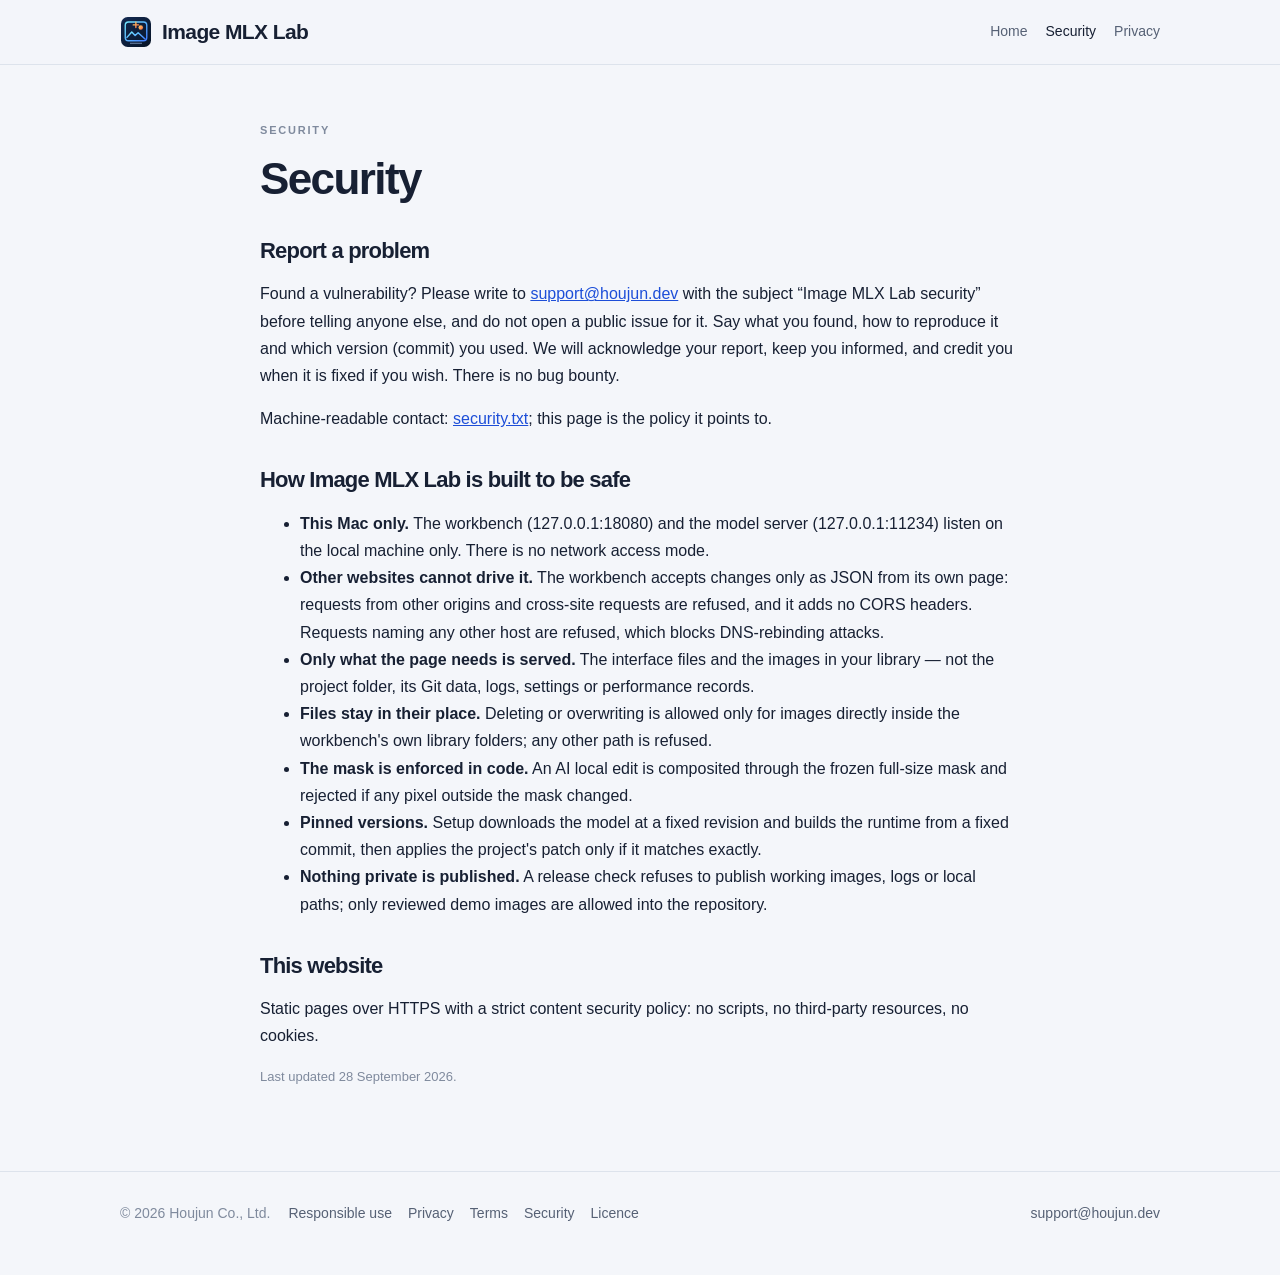
<file: site/security.html>
<!doctype html>
<html lang="en">
<head>
<meta charset="utf-8">
<meta name="viewport" content="width=device-width, initial-scale=1">
<title>Security · Image MLX Lab</title>
<meta name="description" content="How Image MLX Lab keeps your images safe on your Mac, and how to report a security problem.">
<link rel="canonical" href="https://houjun.dev/iml/security.html">
<meta name="theme-color" content="#132a52">
<link rel="stylesheet" href="style.css">
<link rel="icon" href="favicon.svg" type="image/svg+xml">
</head>
<body>
<a class="skip" href="#main">Skip to content</a>
<header class="top"><div class="wrap">
  <a class="brand" href="./"><img class="mark" src="favicon.svg" width="32" height="32" alt="">Image MLX Lab</a>
  <nav aria-label="Site"><a href="./">Home</a><a href="security.html" aria-current="page">Security</a><a href="privacy.html">Privacy</a></nav>
</div></header>
<main id="main" class="wrap doc">
  <div class="eyebrow">Security</div>
  <h1>Security</h1>

  <h2>Report a problem</h2>
  <p>Found a vulnerability? Please write to
    <a href="mailto:support@houjun.dev?subject=Image%20MLX%20Lab%20security">support@houjun.dev</a>
    with the subject “Image MLX Lab security” before telling anyone else, and do not open a public
    issue for it. Say what you found, how to reproduce it and which version (commit) you used. We will
    acknowledge your report, keep you informed, and credit you when it is fixed if you wish. There is
    no bug bounty.</p>
  <p>Machine-readable contact: <a href=".well-known/security.txt">security.txt</a>; this page is the
    policy it points to.</p>

  <h2>How Image MLX Lab is built to be safe</h2>
  <ul>
    <li><strong>This Mac only.</strong> The workbench (127.0.0.1:18080) and the model server
      (127.0.0.1:11234) listen on the local machine only. There is no network access mode.</li>
    <li><strong>Other websites cannot drive it.</strong> The workbench accepts changes only as JSON
      from its own page: requests from other origins and cross-site requests are refused, and it adds
      no CORS headers. Requests naming any other host are refused, which blocks DNS-rebinding
      attacks.</li>
    <li><strong>Only what the page needs is served.</strong> The interface files and the images in your
      library — not the project folder, its Git data, logs, settings or performance records.</li>
    <li><strong>Files stay in their place.</strong> Deleting or overwriting is allowed only for images
      directly inside the workbench's own library folders; any other path is refused.</li>
    <li><strong>The mask is enforced in code.</strong> An AI local edit is composited through the
      frozen full-size mask and rejected if any pixel outside the mask changed.</li>
    <li><strong>Pinned versions.</strong> Setup downloads the model at a fixed revision and builds the
      runtime from a fixed commit, then applies the project's patch only if it matches exactly.</li>
    <li><strong>Nothing private is published.</strong> A release check refuses to publish working
      images, logs or local paths; only reviewed demo images are allowed into the repository.</li>
  </ul>

  <h2>This website</h2>
  <p>Static pages over HTTPS with a strict content security policy: no scripts, no third-party
    resources, no cookies.</p>
  <p class="updated">Last updated 28 September 2026.</p>
</main>
<footer><div class="wrap">
  <span>© 2026 Houjun Co., Ltd.</span>
  <nav aria-label="Legal"><a href="responsible-use.html">Responsible use</a><a href="privacy.html">Privacy</a><a href="terms.html">Terms</a><a href="security.html">Security</a><a href="license.html">Licence</a></nav>
  <span class="legal"><a href="mailto:support@houjun.dev">support@houjun.dev</a></span>
</div></footer>
</body>
</html>
</file>
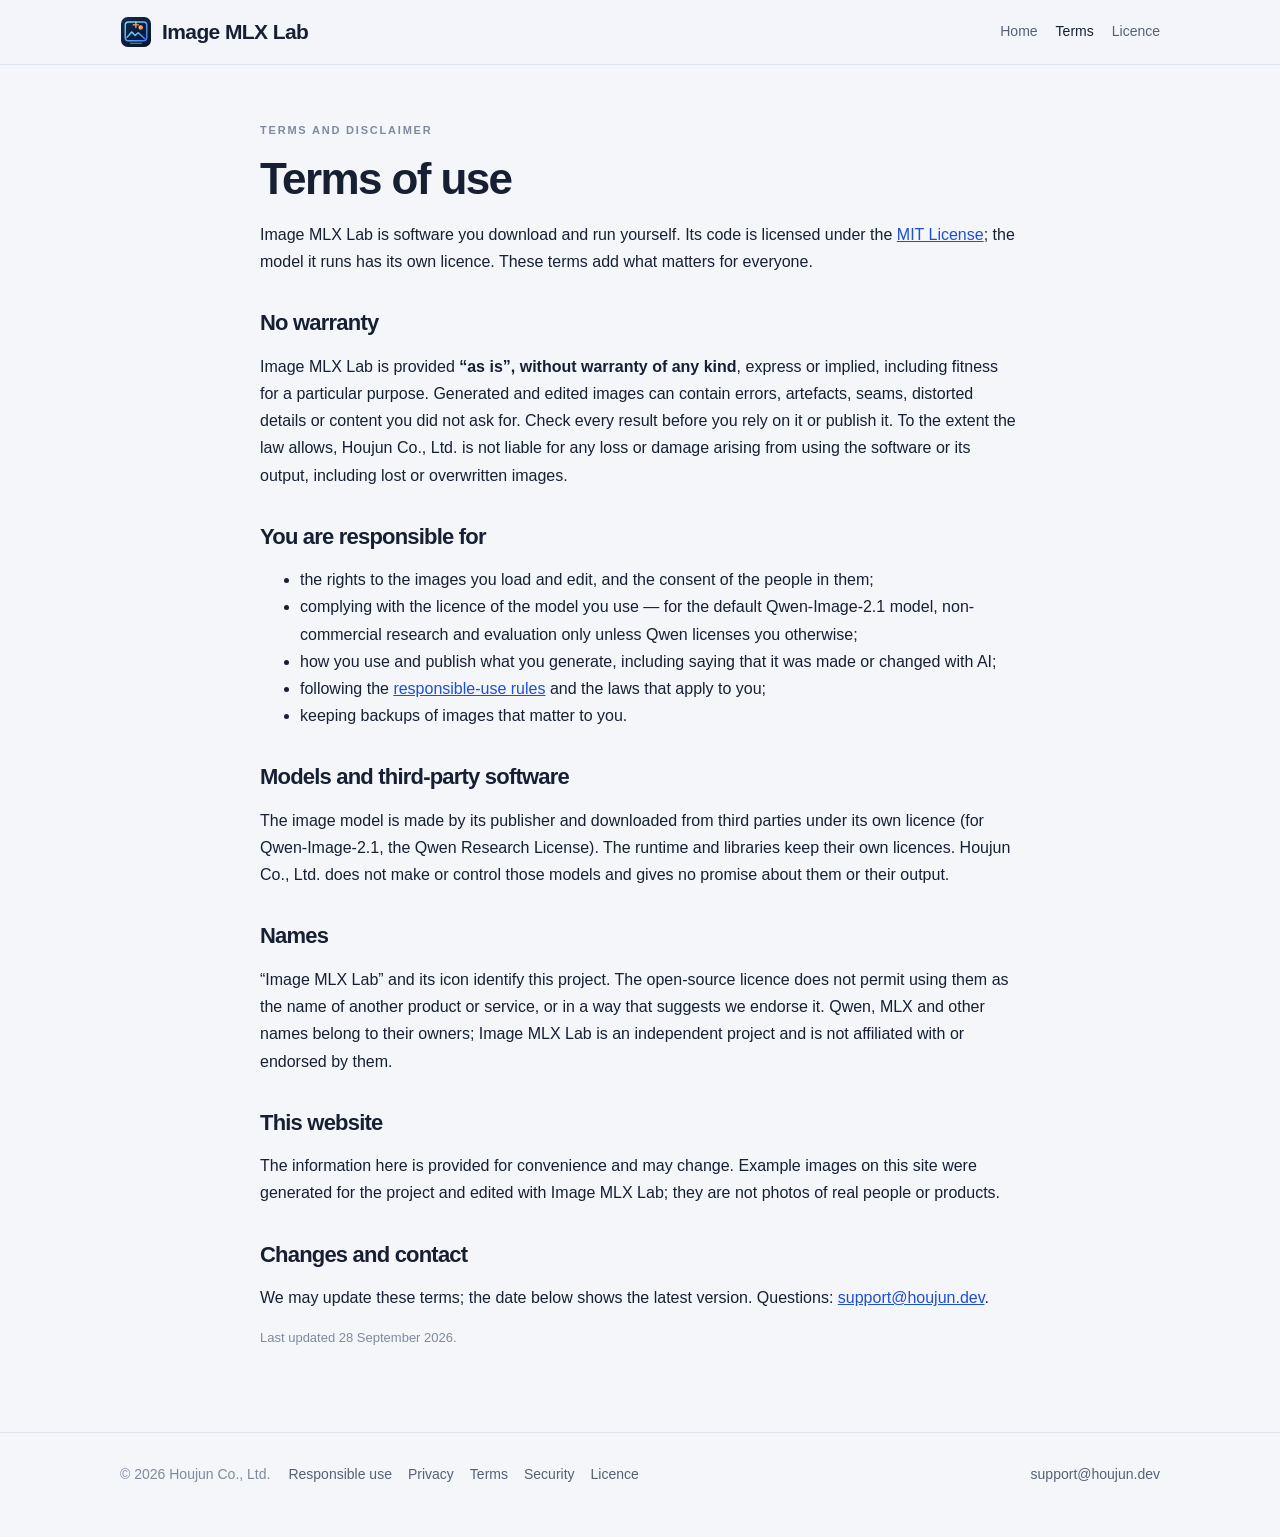
<file: site/terms.html>
<!doctype html>
<html lang="en">
<head>
<meta charset="utf-8">
<meta name="viewport" content="width=device-width, initial-scale=1">
<title>Terms and disclaimer · Image MLX Lab</title>
<meta name="description" content="Image MLX Lab is provided as is, without warranty. You are responsible for the images you edit, the model licence and what you publish.">
<link rel="canonical" href="https://houjun.dev/iml/terms.html">
<meta name="theme-color" content="#132a52">
<link rel="stylesheet" href="style.css">
<link rel="icon" href="favicon.svg" type="image/svg+xml">
</head>
<body>
<a class="skip" href="#main">Skip to content</a>
<header class="top"><div class="wrap">
  <a class="brand" href="./"><img class="mark" src="favicon.svg" width="32" height="32" alt="">Image MLX Lab</a>
  <nav aria-label="Site"><a href="./">Home</a><a href="terms.html" aria-current="page">Terms</a><a href="license.html">Licence</a></nav>
</div></header>
<main id="main" class="wrap doc">
  <div class="eyebrow">Terms and disclaimer</div>
  <h1>Terms of use</h1>
  <p>Image MLX Lab is software you download and run yourself. Its code is licensed under the
    <a href="license.html">MIT License</a>; the model it runs has its own licence. These terms add
    what matters for everyone.</p>

  <h2>No warranty</h2>
  <p>Image MLX Lab is provided <strong>“as is”, without warranty of any kind</strong>, express or
    implied, including fitness for a particular purpose. Generated and edited images can contain
    errors, artefacts, seams, distorted details or content you did not ask for. Check every result
    before you rely on it or publish it. To the extent the law allows, Houjun Co., Ltd. is not liable
    for any loss or damage arising from using the software or its output, including lost or
    overwritten images.</p>

  <h2>You are responsible for</h2>
  <ul>
    <li>the rights to the images you load and edit, and the consent of the people in them;</li>
    <li>complying with the licence of the model you use — for the default Qwen-Image-2.1 model,
      non-commercial research and evaluation only unless Qwen licenses you otherwise;</li>
    <li>how you use and publish what you generate, including saying that it was made or changed
      with AI;</li>
    <li>following the <a href="responsible-use.html">responsible-use rules</a> and the laws that apply
      to you;</li>
    <li>keeping backups of images that matter to you.</li>
  </ul>

  <h2>Models and third-party software</h2>
  <p>The image model is made by its publisher and downloaded from third parties under its own
    licence (for Qwen-Image-2.1, the Qwen Research License). The runtime and libraries keep their
    own licences. Houjun Co., Ltd. does not make or control those models and gives no promise about
    them or their output.</p>

  <h2>Names</h2>
  <p>“Image MLX Lab” and its icon identify this project. The open-source licence does not permit
    using them as the name of another product or service, or in a way that suggests we endorse it.
    Qwen, MLX and other names belong to their owners; Image MLX Lab is an independent project and
    is not affiliated with or endorsed by them.</p>

  <h2>This website</h2>
  <p>The information here is provided for convenience and may change. Example images on this site
    were generated for the project and edited with Image MLX Lab; they are not photos of real
    people or products.</p>

  <h2>Changes and contact</h2>
  <p>We may update these terms; the date below shows the latest version. Questions:
    <a href="mailto:support@houjun.dev?subject=Image%20MLX%20Lab%20terms">support@houjun.dev</a>.</p>
  <p class="updated">Last updated 28 September 2026.</p>
</main>
<footer><div class="wrap">
  <span>© 2026 Houjun Co., Ltd.</span>
  <nav aria-label="Legal"><a href="responsible-use.html">Responsible use</a><a href="privacy.html">Privacy</a><a href="terms.html">Terms</a><a href="security.html">Security</a><a href="license.html">Licence</a></nav>
  <span class="legal"><a href="mailto:support@houjun.dev">support@houjun.dev</a></span>
</div></footer>
</body>
</html>
</file>
<file: site/style.css>
/* Image MLX Lab site — the app icon's palette: deep navy, electric blue, a warm spark.
   Layout modelled on the VoxStage site. No web fonts, no third-party anything; the page
   must work with scripts switched off. */
:root{
  --ink:#172033;--muted:#566175;--faint:#7f8a9d;--line:#dde3ec;--paper:#f4f6fa;--card:#ffffff;
  --brand:#1d4ed8;--brand-dark:#132a52;--tint:#e8eefb;--accent:#2f6bff;--warm:#e8552f;
  --max:1080px;
}
@media (prefers-color-scheme:dark){
  :root{--ink:#e6ebf5;--muted:#aab4c6;--faint:#8791a4;--line:#2a3448;--paper:#0d1422;--card:#131c2e;
        --brand:#8fb3ff;--brand-dark:#b9cfff;--tint:#1a2540;--accent:#8fb3ff;--warm:#ff9b73}
}
*{box-sizing:border-box}
html{-webkit-text-size-adjust:100%}
body{margin:0;background:var(--paper);color:var(--ink);font:16px/1.7 Inter,-apple-system,BlinkMacSystemFont,"Segoe UI",Helvetica,Arial,sans-serif}
a{color:var(--brand)}
a:hover{color:var(--brand-dark)}
img{max-width:100%;height:auto;display:block}
.wrap{max-width:var(--max);margin:0 auto;padding:0 20px}
.skip{position:absolute;left:-999px}
.skip:focus{left:12px;top:12px;background:var(--card);padding:8px 12px;border-radius:8px;z-index:9}

/* header */
.top{border-bottom:1px solid var(--line);background:color-mix(in srgb,var(--paper) 92%,transparent)}
.top .wrap{display:flex;align-items:center;gap:18px;min-height:64px;flex-wrap:wrap}
.brand{display:flex;align-items:center;gap:10px;font-weight:700;font-size:21px;letter-spacing:-.6px;text-decoration:none;color:var(--ink)}
.mark{width:32px;height:32px;border-radius:8px;display:block}
.top nav{margin-left:auto;display:flex;gap:18px;flex-wrap:wrap;font-size:14px}
.top nav a{text-decoration:none;color:var(--muted)}
.top nav a:hover,.top nav a[aria-current=page]{color:var(--ink)}

/* hero */
.hero{padding:72px 0 40px}
.eyebrow{font-size:11px;letter-spacing:1.8px;text-transform:uppercase;color:var(--faint);font-weight:600}
h1{font-size:clamp(36px,6vw,58px);line-height:1.12;letter-spacing:-1.6px;font-weight:600;margin:14px 0 18px}
h1 em{font-style:normal;color:var(--accent)}
.lead{font-size:clamp(17px,2vw,20px);color:var(--muted);max-width:740px;margin:0 0 26px}
.cta{display:flex;gap:12px;flex-wrap:wrap;align-items:center}
.button{display:inline-block;padding:11px 18px;border-radius:10px;background:#132a52;color:#fff;text-decoration:none;font-weight:600;font-size:15px}
.button:hover{background:#071426;color:#fff}
.button.ghost{background:transparent;color:var(--brand);border:1px solid var(--line)}
.note{font-size:13px;color:var(--faint)}

/* sections */
section{padding:44px 0}
section+section{border-top:1px solid var(--line)}
h2{font-size:clamp(26px,3.4vw,34px);letter-spacing:-.8px;line-height:1.25;margin:0 0 12px;font-weight:600}
h3{font-size:18px;margin:0 0 6px;letter-spacing:-.2px}
.sub{color:var(--muted);max-width:760px;margin:0 0 26px}
.shot{border:1px solid var(--line);border-radius:14px;overflow:hidden;box-shadow:0 20px 60px #13204a1f;background:var(--card)}
figure{margin:0}
figcaption{font-size:13px;color:var(--faint);margin-top:10px}
.steps{display:grid;grid-template-columns:repeat(auto-fit,minmax(220px,1fr));gap:16px;counter-reset:step;padding:0;margin:0}
.steps li{list-style:none;background:var(--card);border:1px solid var(--line);border-radius:12px;padding:18px}
.steps li::before{counter-increment:step;content:"0" counter(step);display:block;font:600 12px/1 monospace;color:var(--warm);margin-bottom:10px}
.grid{display:grid;grid-template-columns:repeat(auto-fit,minmax(280px,1fr));gap:16px}
.card{background:var(--card);border:1px solid var(--line);border-radius:12px;padding:20px}
.card p{margin:0;color:var(--muted);font-size:15px}
.demos{display:grid;gap:34px}
.demos h3{margin-top:4px}
.demos p{margin:0 0 12px;color:var(--muted);font-size:15px;max-width:760px}
.pair{display:grid;grid-template-columns:repeat(auto-fit,minmax(320px,1fr));gap:24px;align-items:start}
.limits li,.plain li{margin:6px 0;color:var(--muted)}
.tag{display:inline-block;font-size:11px;padding:2px 8px;border-radius:999px;background:var(--tint);color:var(--brand);margin-right:6px;vertical-align:1px}
table{border-collapse:collapse;width:100%;font-size:15px}
th,td{text-align:left;padding:9px 10px;border-bottom:1px solid var(--line);vertical-align:top}
th{color:var(--faint);font-weight:600;font-size:13px}

/* long-form pages */
.doc{max-width:760px;padding:56px 0 40px}
.doc h1{font-size:clamp(32px,5vw,44px)}
.doc h2{font-size:22px;margin-top:34px}
.doc p,.doc li{color:var(--ink)}
.doc .updated{color:var(--faint);font-size:13px}
.callout{background:var(--tint);border-left:3px solid var(--accent);padding:14px 18px;border-radius:0 10px 10px 0;margin:20px 0}
.callout.warn{border-left-color:var(--warm)}
code{font:14px/1.5 ui-monospace,SFMono-Regular,Menlo,monospace;background:var(--tint);padding:1px 5px;border-radius:5px}

/* footer */
footer{border-top:1px solid var(--line);padding:30px 0 50px;margin-top:30px;font-size:14px;color:var(--faint)}
footer .wrap{display:flex;gap:18px;flex-wrap:wrap;align-items:center}
footer nav{display:flex;gap:16px;flex-wrap:wrap}
footer a{color:var(--muted);text-decoration:none}
footer a:hover{color:var(--ink)}
footer .legal{margin-left:auto}
@media (max-width:640px){.top nav{margin-left:0;width:100%;padding-bottom:10px}.hero{padding-top:44px}footer .legal{margin-left:0}}
.spaced{margin-top:28px}
.code{overflow:auto;font:14px/1.6 ui-monospace,SFMono-Regular,Menlo,monospace;white-space:pre}
.grid.two{grid-template-columns:repeat(2,minmax(0,1fr))}
@media (max-width:720px){.grid.two{grid-template-columns:1fr}}
.table-wrap{overflow-x:auto;margin:18px 0}
</file>
